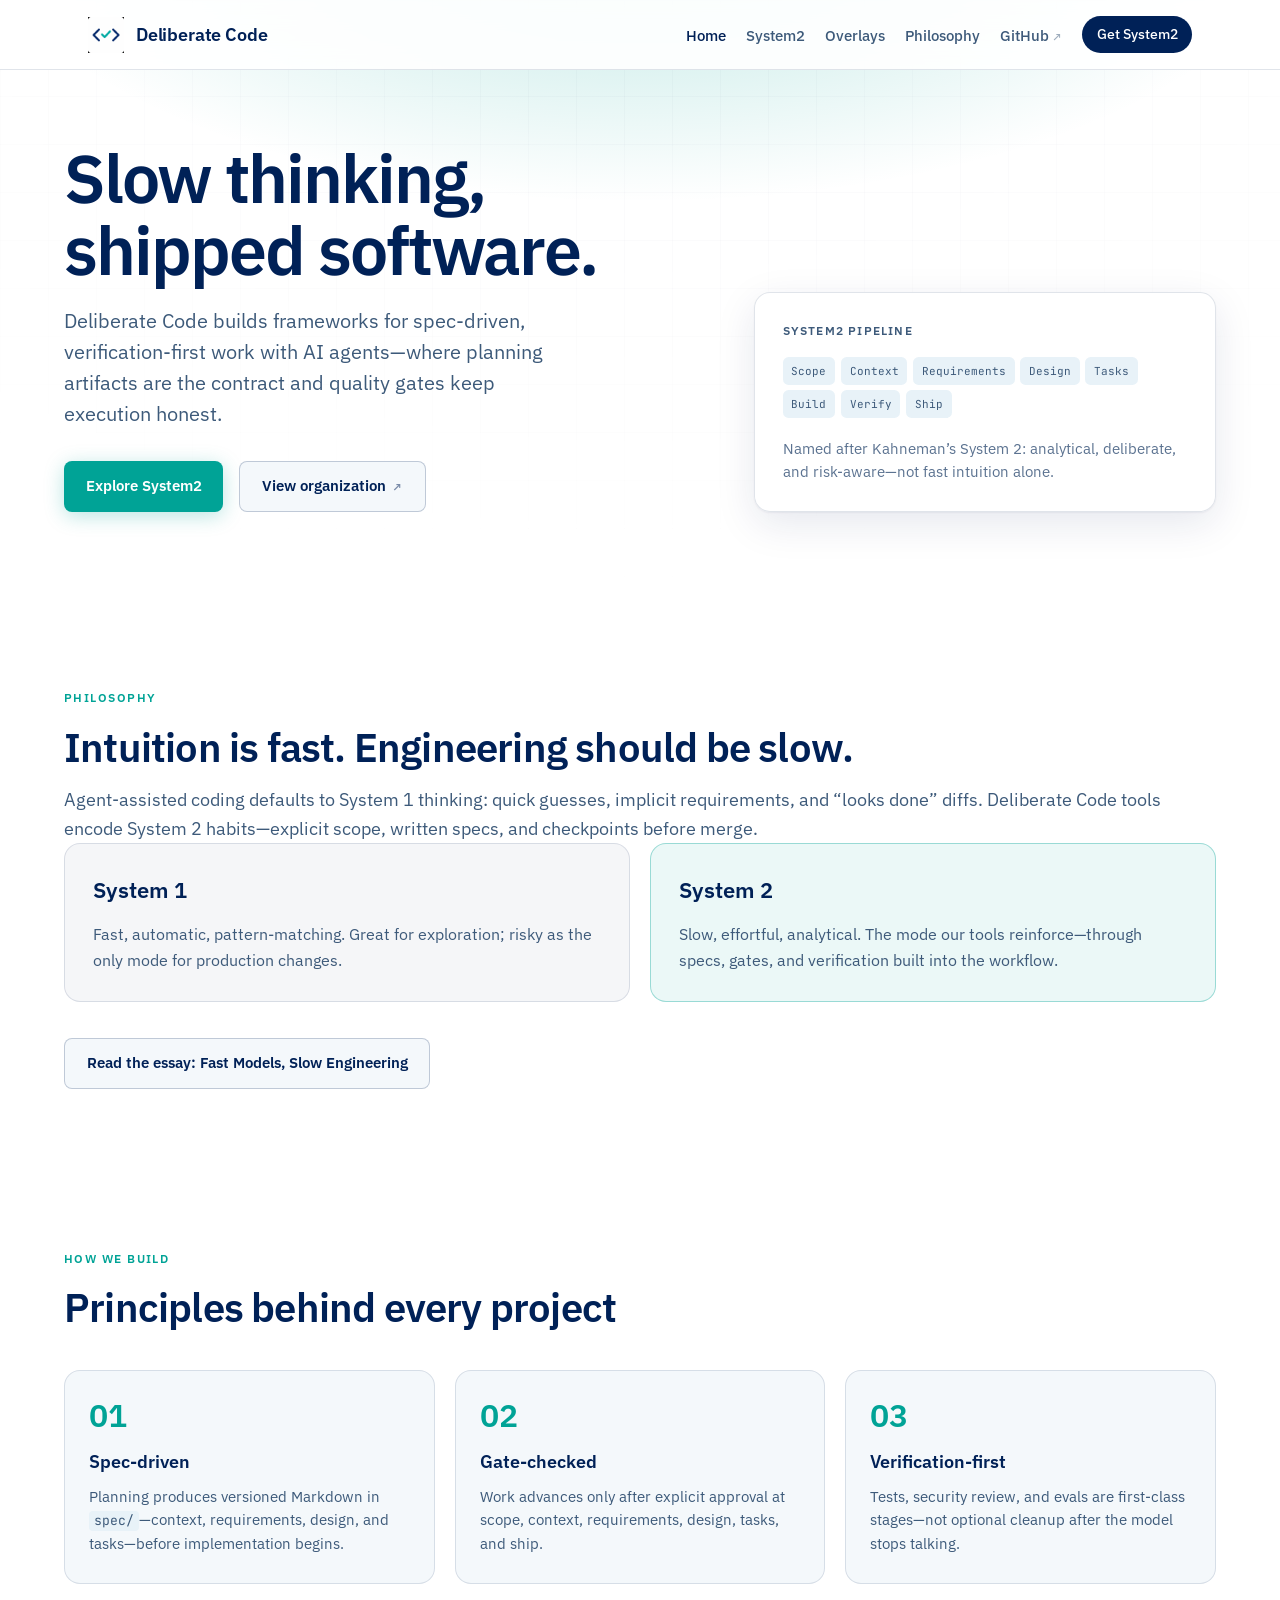
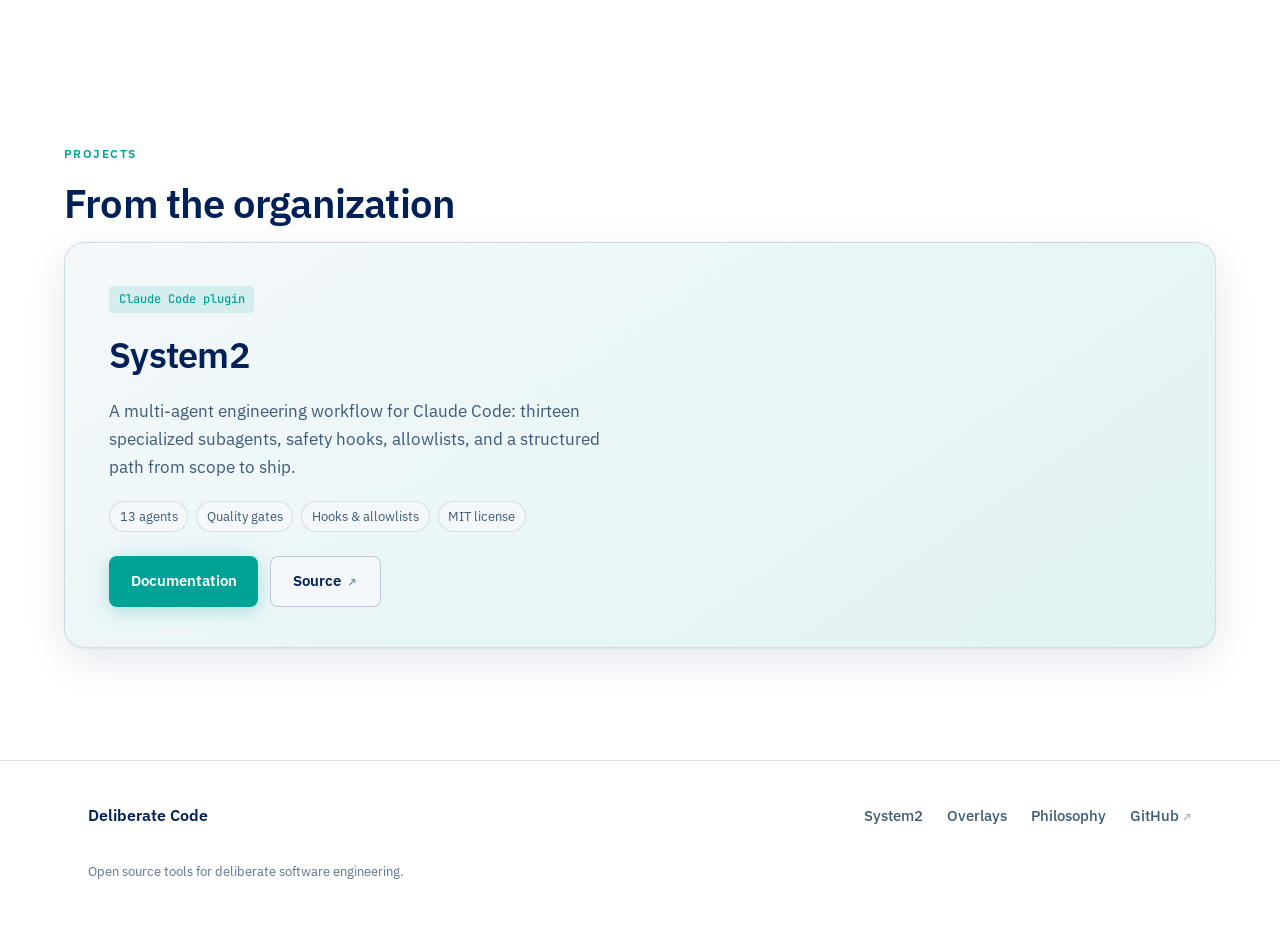
<file: index.html>
<!DOCTYPE html>
<html lang="en">
  <head>
    <meta charset="utf-8" />
    <meta name="viewport" content="width=device-width, initial-scale=1" />
    <title>Deliberate Code</title>
    <meta
      name="description"
      content="Open tools for deliberate, spec-driven software engineering with AI agents."
    />
    <meta property="og:title" content="Deliberate Code" />
    <meta
      property="og:description"
      content="Open tools for deliberate, spec-driven software engineering with AI agents."
    />
    <meta property="og:type" content="website" />
    <meta property="og:url" content="https://deliberatecode.github.io/" />
    <meta property="og:image" content="https://deliberatecode.github.io/assets/apple-touch-icon.png" />
    <link rel="icon" href="assets/favicon-96.png" type="image/png" />
    <link rel="apple-touch-icon" href="assets/apple-touch-icon.png" />
    <link rel="preconnect" href="https://fonts.googleapis.com" />
    <link rel="preconnect" href="https://fonts.gstatic.com" crossorigin />
    <link
      href="https://fonts.googleapis.com/css2?family=IBM+Plex+Sans:wght@400;500;600&family=JetBrains+Mono:wght@400;500&display=swap"
      rel="stylesheet"
    />
    <link rel="stylesheet" href="css/site.css" />
    <script src="js/site.js" defer></script>
  </head>
  <body>
    <a class="skip-link" href="#main">Skip to content</a>

    <header class="site-header">
      <div class="header-inner">
        <a class="brand" href="/">
          <img
            class="brand-mark"
            src="assets/favicon-96.png"
            width="36"
            height="36"
            alt=""
          />
          <span class="brand-text">Deliberate Code</span>
        </a>
        <nav class="site-nav" data-site-nav aria-label="Site"></nav>
      </div>
    </header>

    <main id="main">
      <section class="hero wrap">
        <div class="hero-inner">
          <div>
            <h1>Slow thinking, shipped software.</h1>
            <p class="hero-lede">
              Deliberate Code builds frameworks for spec-driven, verification-first
              work with AI agents—where planning artifacts are the contract and
              quality gates keep execution honest.
            </p>
            <div class="hero-actions">
              <a class="btn btn-primary" href="system2/">Explore System2</a>
              <a
                class="btn btn-secondary external"
                href="https://github.com/DeliberateCode"
                target="_blank"
                rel="noopener noreferrer"
                >View organization</a
              >
            </div>
          </div>
          <aside class="hero-aside" aria-label="System2 workflow summary">
            <h2>System2 pipeline</h2>
            <ul class="pipeline-mini">
              <li>Scope</li>
              <li>Context</li>
              <li>Requirements</li>
              <li>Design</li>
              <li>Tasks</li>
              <li>Build</li>
              <li>Verify</li>
              <li>Ship</li>
            </ul>
            <p>
              Named after Kahneman’s System&nbsp;2: analytical, deliberate, and
              risk-aware—not fast intuition alone.
            </p>
          </aside>
        </div>
      </section>

      <section class="section wrap" id="philosophy">
        <p class="section-label">Philosophy</p>
        <h2 class="section-title">Intuition is fast. Engineering should be slow.</h2>
        <p class="section-intro section-intro--full">
          Agent-assisted coding defaults to System&nbsp;1 thinking: quick guesses,
          implicit requirements, and “looks done” diffs. Deliberate Code tools
          encode System&nbsp;2 habits—explicit scope, written specs, and checkpoints
          before merge.
        </p>
        <div class="dual-grid">
          <article class="dual-card dual-card--fast">
            <h3>System 1</h3>
            <p>
              Fast, automatic, pattern-matching. Great for exploration; risky as
              the only mode for production changes.
            </p>
          </article>
          <article class="dual-card dual-card--slow">
            <h3>System 2</h3>
            <p>
              Slow, effortful, analytical. The mode our tools reinforce—through
              specs, gates, and verification built into the workflow.
            </p>
          </article>
        </div>
        <div class="hero-actions" style="margin-top: 2.25rem">
          <a class="btn btn-secondary" href="philosophy/"
            >Read the essay: Fast Models, Slow Engineering</a
          >
        </div>
      </section>

      <section class="section wrap">
        <p class="section-label">How we build</p>
        <h2 class="section-title">Principles behind every project</h2>
        <div class="principles-grid">
          <article class="principle">
            <span class="principle-num">01</span>
            <h3>Spec-driven</h3>
            <p>
              Planning produces versioned Markdown in <code>spec/</code>—context,
              requirements, design, and tasks—before implementation begins.
            </p>
          </article>
          <article class="principle">
            <span class="principle-num">02</span>
            <h3>Gate-checked</h3>
            <p>
              Work advances only after explicit approval at scope, context,
              requirements, design, tasks, and ship.
            </p>
          </article>
          <article class="principle">
            <span class="principle-num">03</span>
            <h3>Verification-first</h3>
            <p>
              Tests, security review, and evals are first-class stages—not
              optional cleanup after the model stops talking.
            </p>
          </article>
        </div>
      </section>

      <section class="section wrap">
        <p class="section-label">Projects</p>
        <h2 class="section-title">From the organization</h2>
        <article class="product-featured">
          <div>
            <span class="product-badge">Claude Code plugin</span>
            <h3>System2</h3>
            <p>
              A multi-agent engineering workflow for Claude Code: thirteen
              specialized subagents, safety hooks, allowlists, and a structured
              path from scope to ship.
            </p>
            <div class="tag-row">
              <span class="tag">13 agents</span>
              <span class="tag">Quality gates</span>
              <span class="tag">Hooks &amp; allowlists</span>
              <span class="tag">MIT license</span>
            </div>
            <div class="product-actions">
              <a class="btn btn-primary" href="system2/">Documentation</a>
              <a
                class="btn btn-secondary external"
                href="https://github.com/DeliberateCode/System2"
                target="_blank"
                rel="noopener noreferrer"
                >Source</a
              >
            </div>
          </div>
        </article>
      </section>
    </main>

    <footer class="site-footer">
      <div class="wrap footer-inner">
        <span class="footer-brand">Deliberate Code</span>
        <ul class="footer-links">
          <li><a href="/system2/">System2</a></li>
          <li><a href="/overlays/">Overlays</a></li>
          <li><a href="/philosophy/">Philosophy</a></li>
          <li>
            <a
              class="external"
              href="https://github.com/DeliberateCode"
              target="_blank"
              rel="noopener noreferrer"
              >GitHub</a
            >
          </li>
        </ul>
        <p class="footer-meta">
          Open source tools for deliberate software engineering.
        </p>
      </div>
    </footer>
  </body>
</html>
</file>
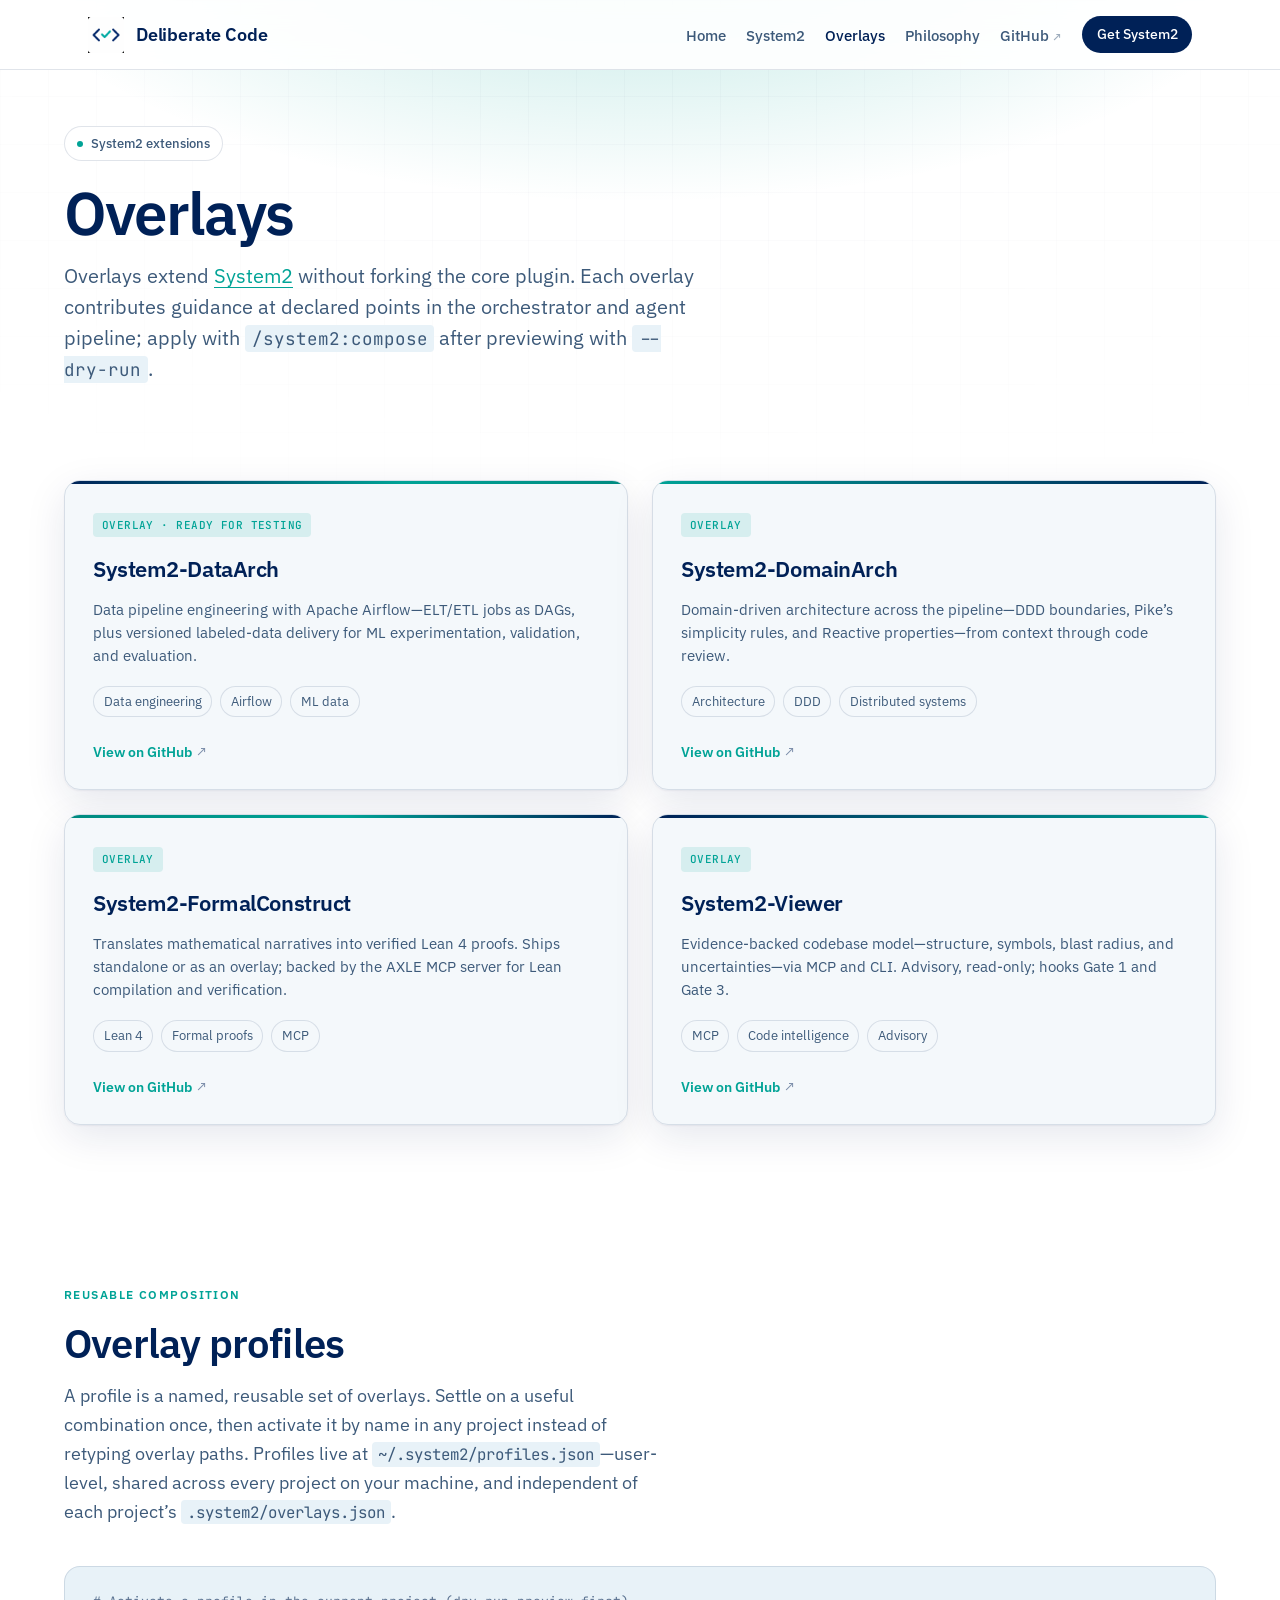
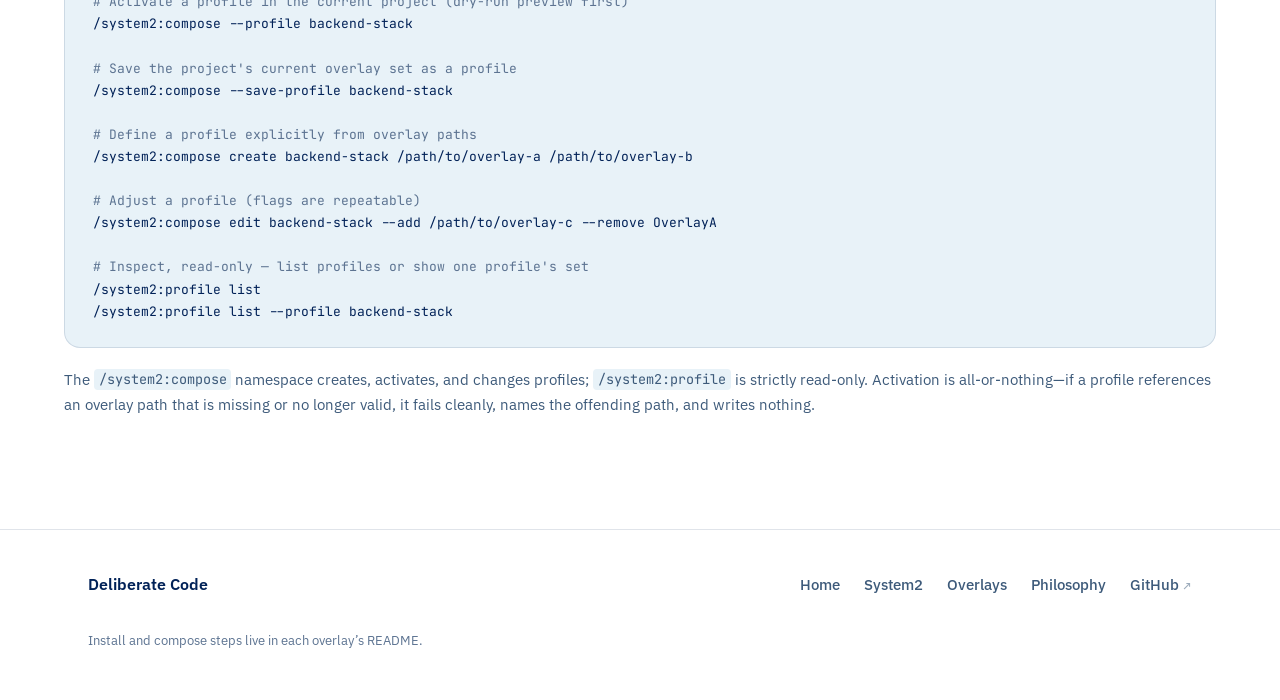
<file: overlays/index.html>
<!DOCTYPE html>
<html lang="en">
  <head>
    <meta charset="utf-8" />
    <meta name="viewport" content="width=device-width, initial-scale=1" />
    <title>Overlays — Deliberate Code</title>
    <meta
      name="description"
      content="System2 overlay library: extensions that inject domain guidance into the multi-agent pipeline."
    />
    <meta property="og:title" content="Overlays — Deliberate Code" />
    <meta
      property="og:description"
      content="System2 overlay library: extensions that inject domain guidance into the multi-agent pipeline."
    />
    <meta property="og:type" content="website" />
    <meta
      property="og:url"
      content="https://deliberatecode.github.io/overlays/"
    />
    <meta
      property="og:image"
      content="https://deliberatecode.github.io/assets/apple-touch-icon.png"
    />
    <link rel="icon" href="../assets/favicon-96.png" type="image/png" />
    <link rel="apple-touch-icon" href="../assets/apple-touch-icon.png" />
    <link rel="preconnect" href="https://fonts.googleapis.com" />
    <link rel="preconnect" href="https://fonts.gstatic.com" crossorigin />
    <link
      href="https://fonts.googleapis.com/css2?family=IBM+Plex+Sans:wght@400;500;600&family=JetBrains+Mono:wght@400;500&display=swap"
      rel="stylesheet"
    />
    <link rel="stylesheet" href="../css/site.css" />
    <script src="../js/site.js" defer></script>
  </head>
  <body>
    <a class="skip-link" href="#main">Skip to content</a>

    <header class="site-header">
      <div class="header-inner">
        <a class="brand" href="/">
          <img
            class="brand-mark"
            src="../assets/favicon-96.png"
            width="36"
            height="36"
            alt=""
          />
          <span class="brand-text">Deliberate Code</span>
        </a>
        <nav class="site-nav" data-site-nav aria-label="Site"></nav>
      </div>
    </header>

    <main id="main">
      <section class="page-hero wrap">
        <p class="hero-eyebrow">System2 extensions</p>
        <h1>Overlays</h1>
        <p class="hero-lede section-intro--full">
          Overlays extend <a href="/system2/">System2</a> without forking the
          core plugin. Each overlay contributes guidance at declared points in
          the orchestrator and agent pipeline; apply with
          <code>/system2:compose</code> after previewing with
          <code>--dry-run</code>.
        </p>
      </section>

      <section class="section wrap overlay-grid-section">
        <div class="overlay-grid">
          <article class="overlay-card overlay-card--dataarch">
            <a
              class="overlay-card-link external"
              href="https://github.com/DeliberateCode/System2-DataArch"
              target="_blank"
              rel="noopener noreferrer"
            >
              <span class="overlay-card-accent" aria-hidden="true"></span>
              <span class="overlay-card-badge">overlay · ready for testing</span>
              <h2 class="overlay-card-title">System2-DataArch</h2>
              <p class="overlay-card-desc">
                Data pipeline engineering with Apache Airflow—ELT/ETL jobs as
                DAGs, plus versioned labeled-data delivery for ML
                experimentation, validation, and evaluation.
              </p>
              <div class="tag-row overlay-card-tags">
                <span class="tag">Data engineering</span>
                <span class="tag">Airflow</span>
                <span class="tag">ML data</span>
              </div>
              <span class="overlay-card-cta">View on GitHub</span>
            </a>
          </article>

          <article class="overlay-card overlay-card--domainarch">
            <a
              class="overlay-card-link external"
              href="https://github.com/DeliberateCode/System2-DomainArch"
              target="_blank"
              rel="noopener noreferrer"
            >
              <span class="overlay-card-accent" aria-hidden="true"></span>
              <span class="overlay-card-badge">overlay</span>
              <h2 class="overlay-card-title">System2-DomainArch</h2>
              <p class="overlay-card-desc">
                Domain-driven architecture across the pipeline—DDD boundaries,
                Pike’s simplicity rules, and Reactive properties—from context
                through code review.
              </p>
              <div class="tag-row overlay-card-tags">
                <span class="tag">Architecture</span>
                <span class="tag">DDD</span>
                <span class="tag">Distributed systems</span>
              </div>
              <span class="overlay-card-cta">View on GitHub</span>
            </a>
          </article>

          <article class="overlay-card overlay-card--formalconstruct">
            <a
              class="overlay-card-link external"
              href="https://github.com/DeliberateCode/System2-FormalConstruct"
              target="_blank"
              rel="noopener noreferrer"
            >
              <span class="overlay-card-accent" aria-hidden="true"></span>
              <span class="overlay-card-badge">overlay</span>
              <h2 class="overlay-card-title">System2-FormalConstruct</h2>
              <p class="overlay-card-desc">
                Translates mathematical narratives into verified Lean&nbsp;4
                proofs. Ships standalone or as an overlay; backed by the AXLE
                MCP server for Lean compilation and verification.
              </p>
              <div class="tag-row overlay-card-tags">
                <span class="tag">Lean 4</span>
                <span class="tag">Formal proofs</span>
                <span class="tag">MCP</span>
              </div>
              <span class="overlay-card-cta">View on GitHub</span>
            </a>
          </article>

          <article class="overlay-card overlay-card--viewer">
            <a
              class="overlay-card-link external"
              href="https://github.com/DeliberateCode/System2-Viewer"
              target="_blank"
              rel="noopener noreferrer"
            >
              <span class="overlay-card-accent" aria-hidden="true"></span>
              <span class="overlay-card-badge">overlay</span>
              <h2 class="overlay-card-title">System2-Viewer</h2>
              <p class="overlay-card-desc">
                Evidence-backed codebase model—structure, symbols, blast radius,
                and uncertainties—via MCP and CLI. Advisory, read-only;
                hooks Gate&nbsp;1 and Gate&nbsp;3.
              </p>
              <div class="tag-row overlay-card-tags">
                <span class="tag">MCP</span>
                <span class="tag">Code intelligence</span>
                <span class="tag">Advisory</span>
              </div>
              <span class="overlay-card-cta">View on GitHub</span>
            </a>
          </article>
        </div>
      </section>

      <section class="section wrap" id="profiles">
        <p class="section-label">Reusable composition</p>
        <h2 class="section-title">Overlay profiles</h2>
        <p class="section-intro">
          A profile is a named, reusable set of overlays. Settle on a useful
          combination once, then activate it by name in any project instead of
          retyping overlay paths. Profiles live at
          <code>~/.system2/profiles.json</code>—user-level, shared across every
          project on your machine, and independent of each project’s
          <code>.system2/overlays.json</code>.
        </p>

        <div class="spec-panel" aria-label="Overlay profile commands">
          <pre><span class="comment"># Activate a profile in the current project (dry-run preview first)</span>
/system2:compose --profile backend-stack

<span class="comment"># Save the project's current overlay set as a profile</span>
/system2:compose --save-profile backend-stack

<span class="comment"># Define a profile explicitly from overlay paths</span>
/system2:compose create backend-stack /path/to/overlay-a /path/to/overlay-b

<span class="comment"># Adjust a profile (flags are repeatable)</span>
/system2:compose edit backend-stack --add /path/to/overlay-c --remove OverlayA

<span class="comment"># Inspect, read-only — list profiles or show one profile's set</span>
/system2:profile list
/system2:profile list --profile backend-stack</pre>
        </div>

        <p class="install-note">
          The <code>/system2:compose</code> namespace creates, activates, and
          changes profiles; <code>/system2:profile</code> is strictly read-only.
          Activation is all-or-nothing—if a profile references an overlay path
          that is missing or no longer valid, it fails cleanly, names the
          offending path, and writes nothing.
        </p>
      </section>
    </main>

    <footer class="site-footer">
      <div class="wrap footer-inner">
        <span class="footer-brand">Deliberate Code</span>
        <ul class="footer-links">
          <li><a href="/">Home</a></li>
          <li><a href="/system2/">System2</a></li>
          <li><a href="/overlays/">Overlays</a></li>
          <li><a href="/philosophy/">Philosophy</a></li>
          <li>
            <a
              class="external"
              href="https://github.com/DeliberateCode"
              target="_blank"
              rel="noopener noreferrer"
              >GitHub</a
            >
          </li>
        </ul>
        <p class="footer-meta">
          Install and compose steps live in each overlay’s README.
        </p>
      </div>
    </footer>
  </body>
</html>
</file>
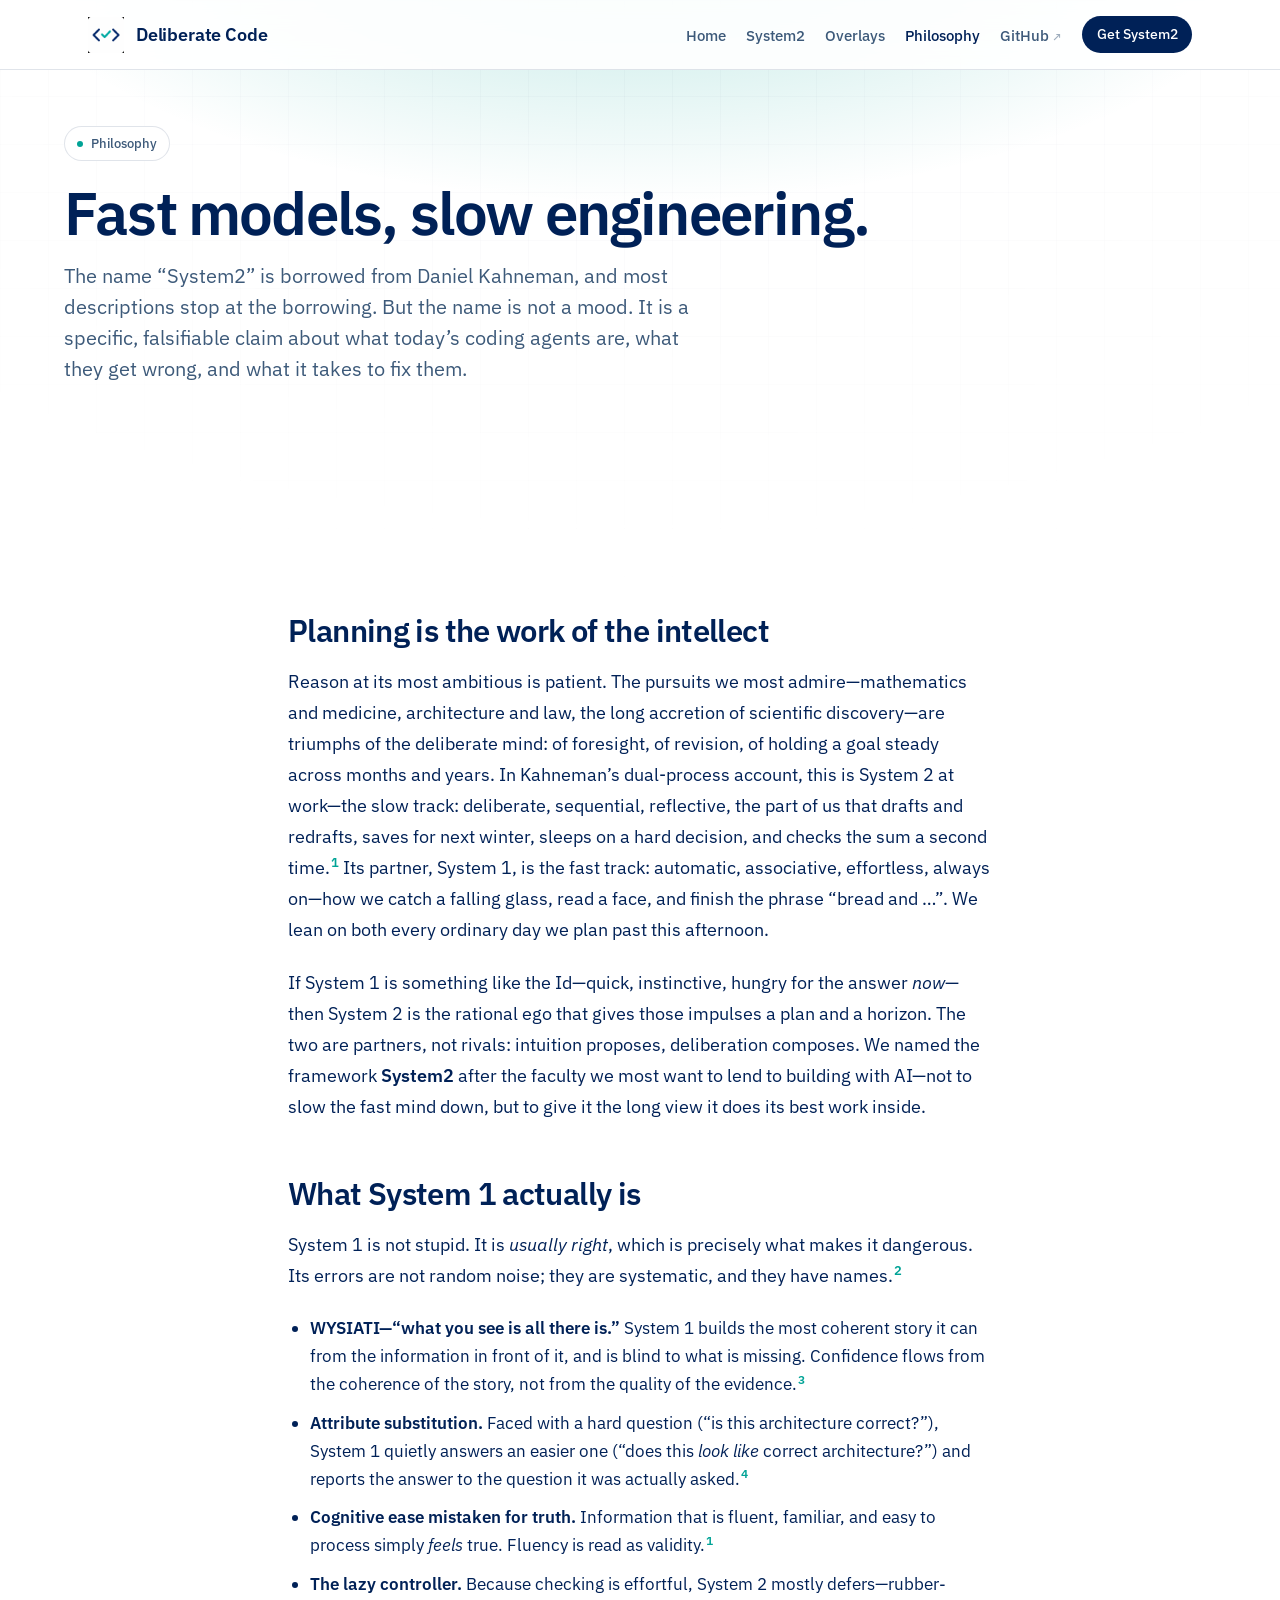
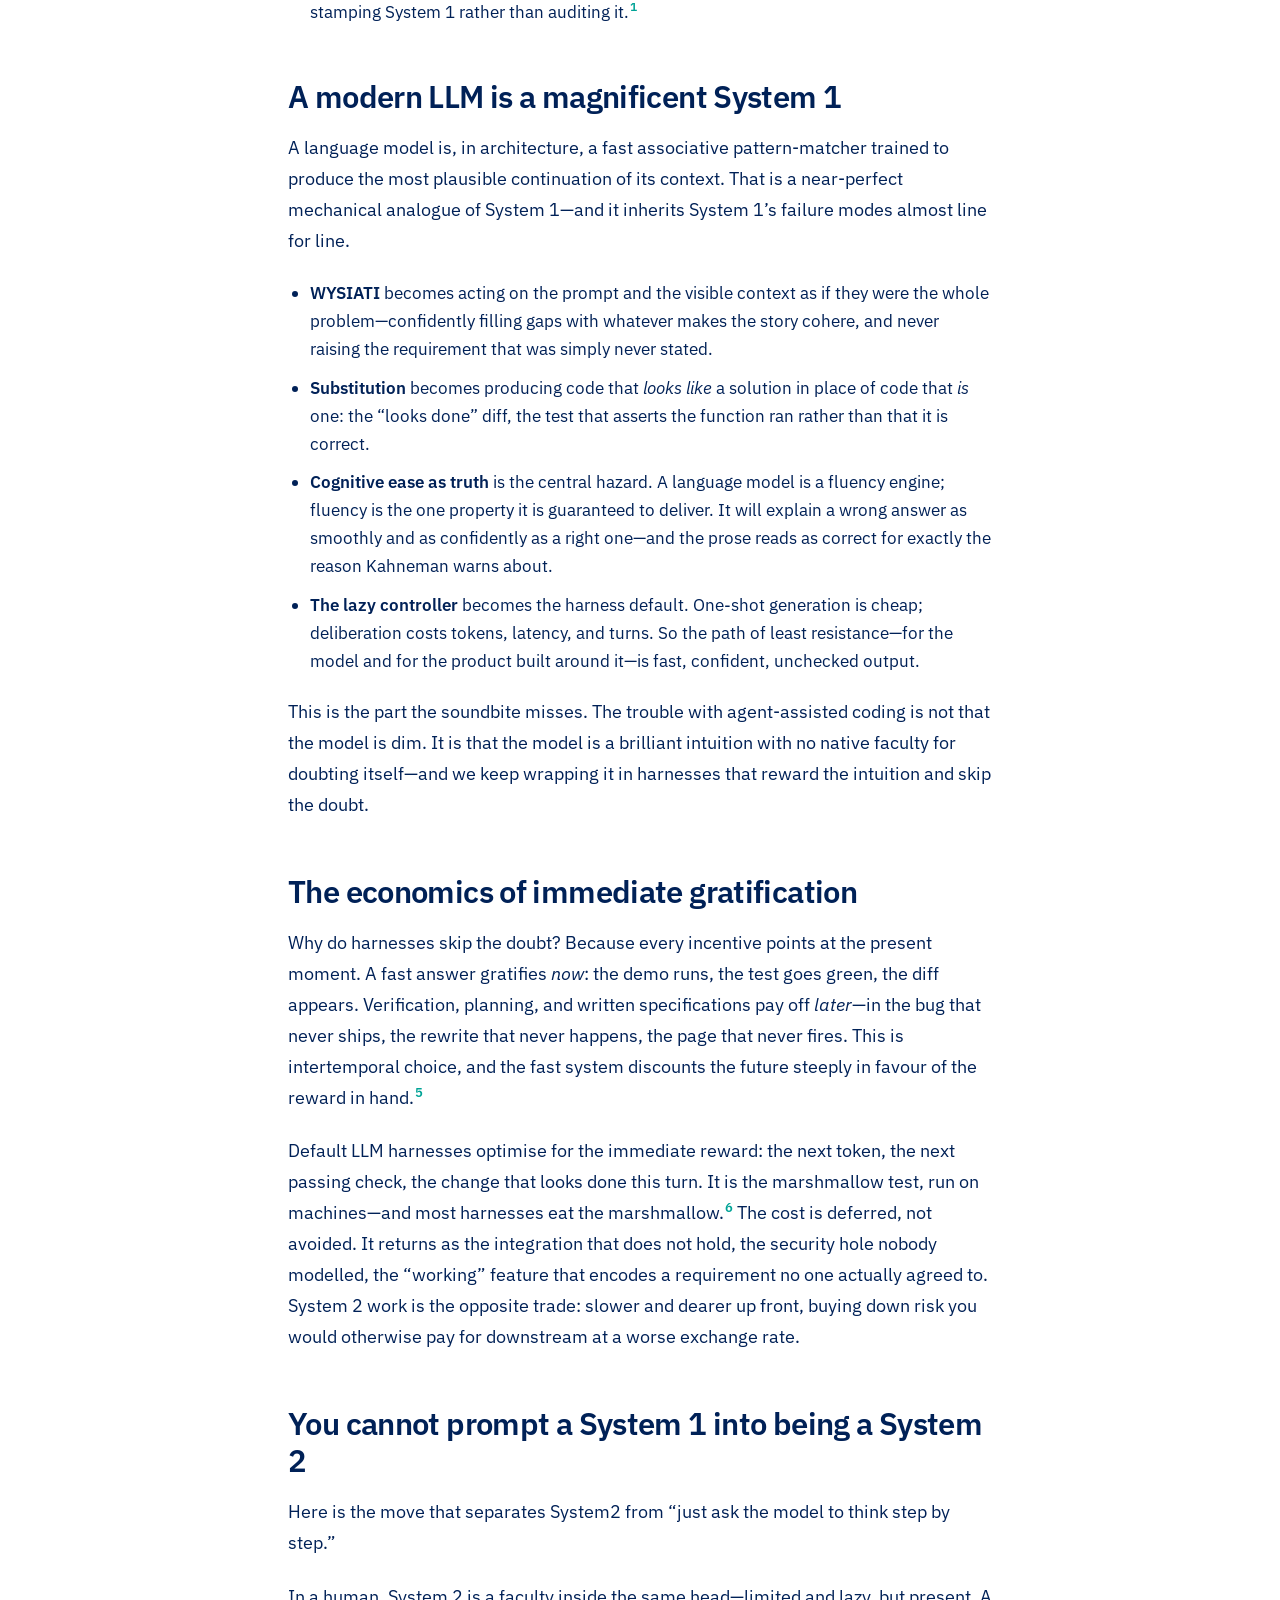
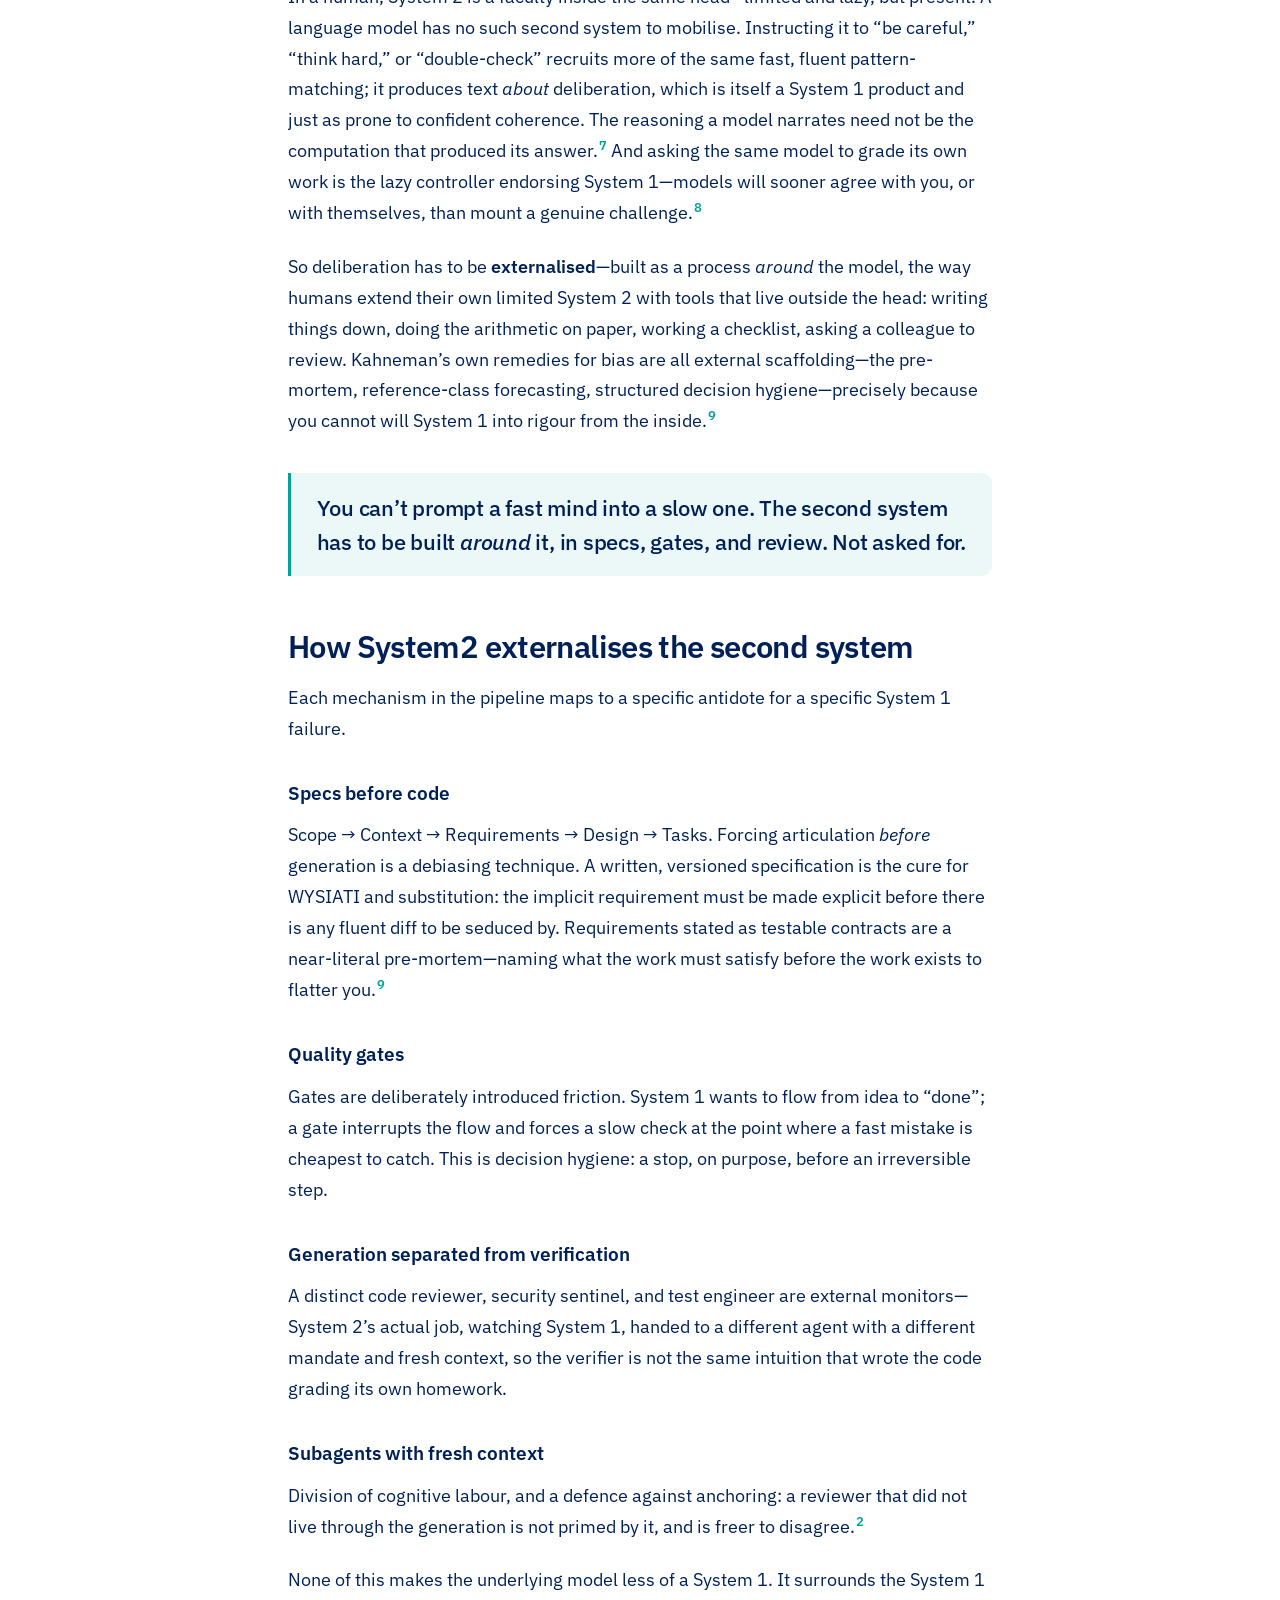
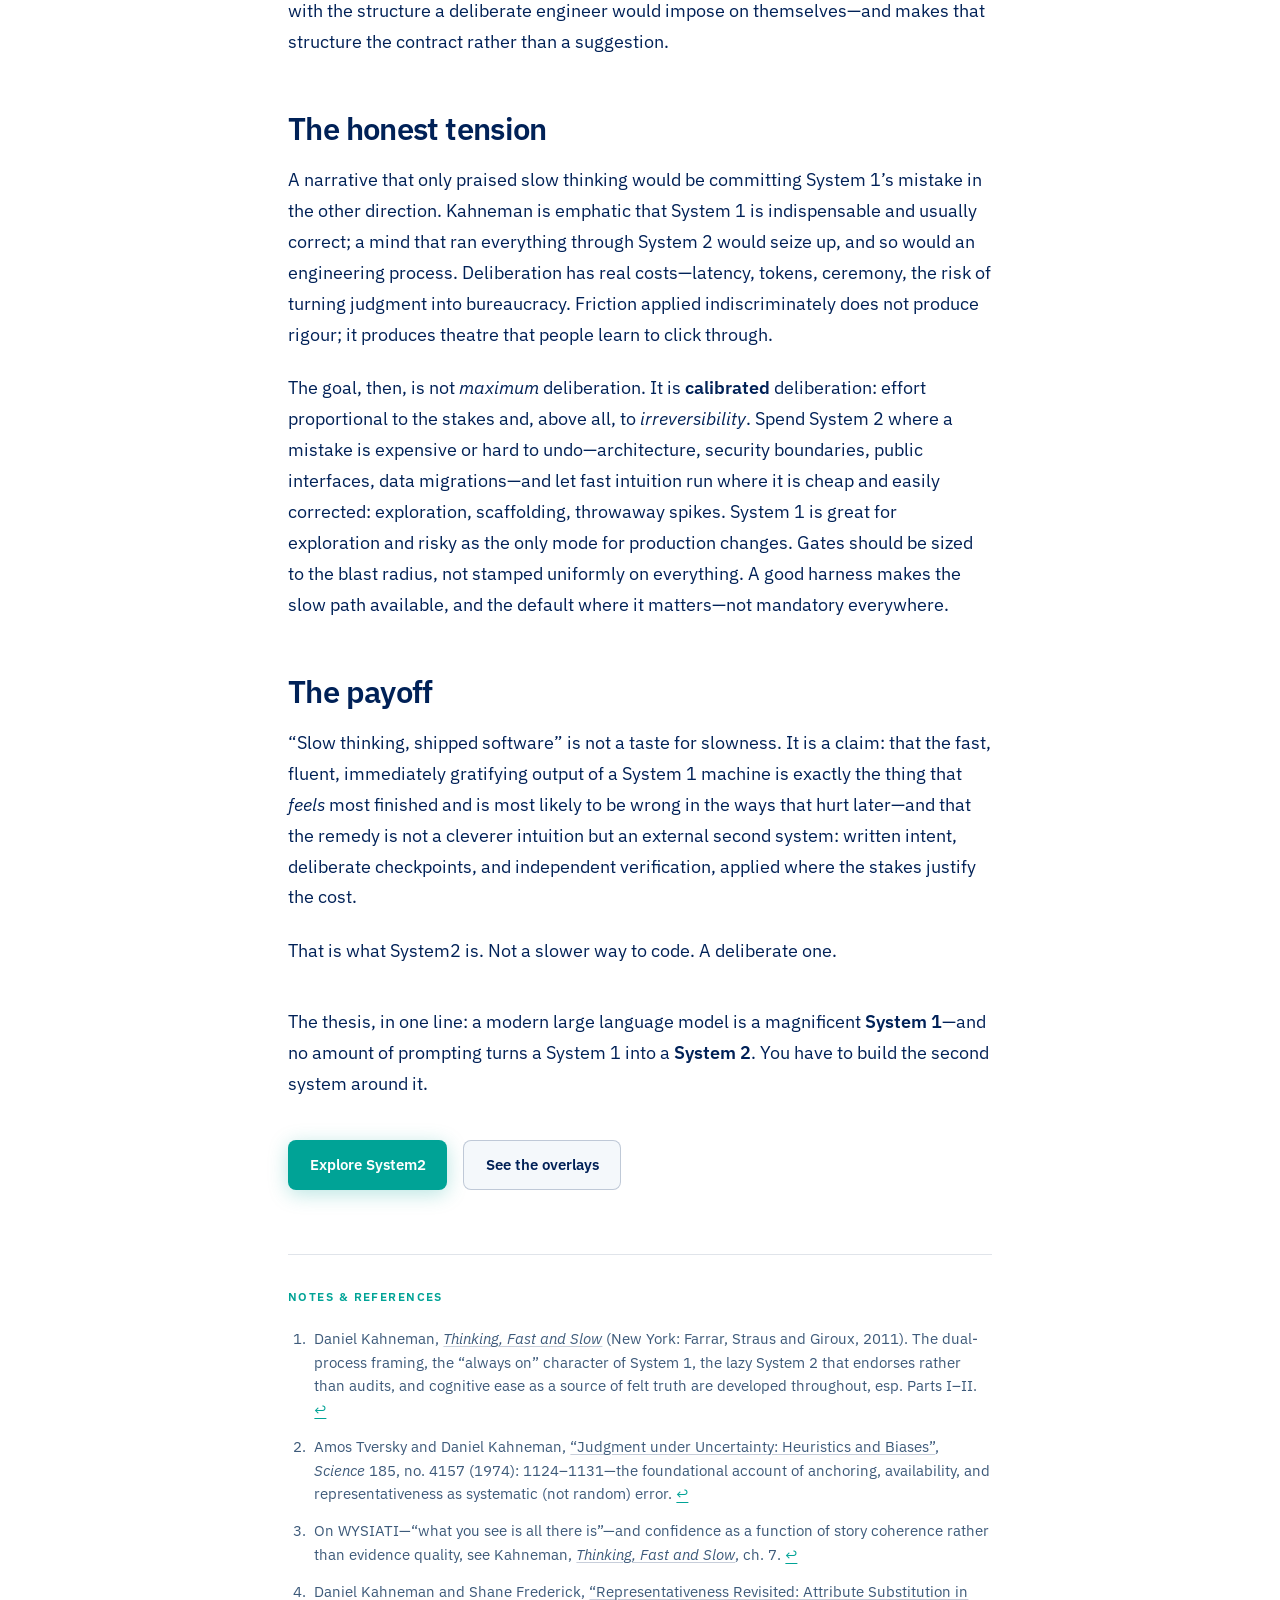
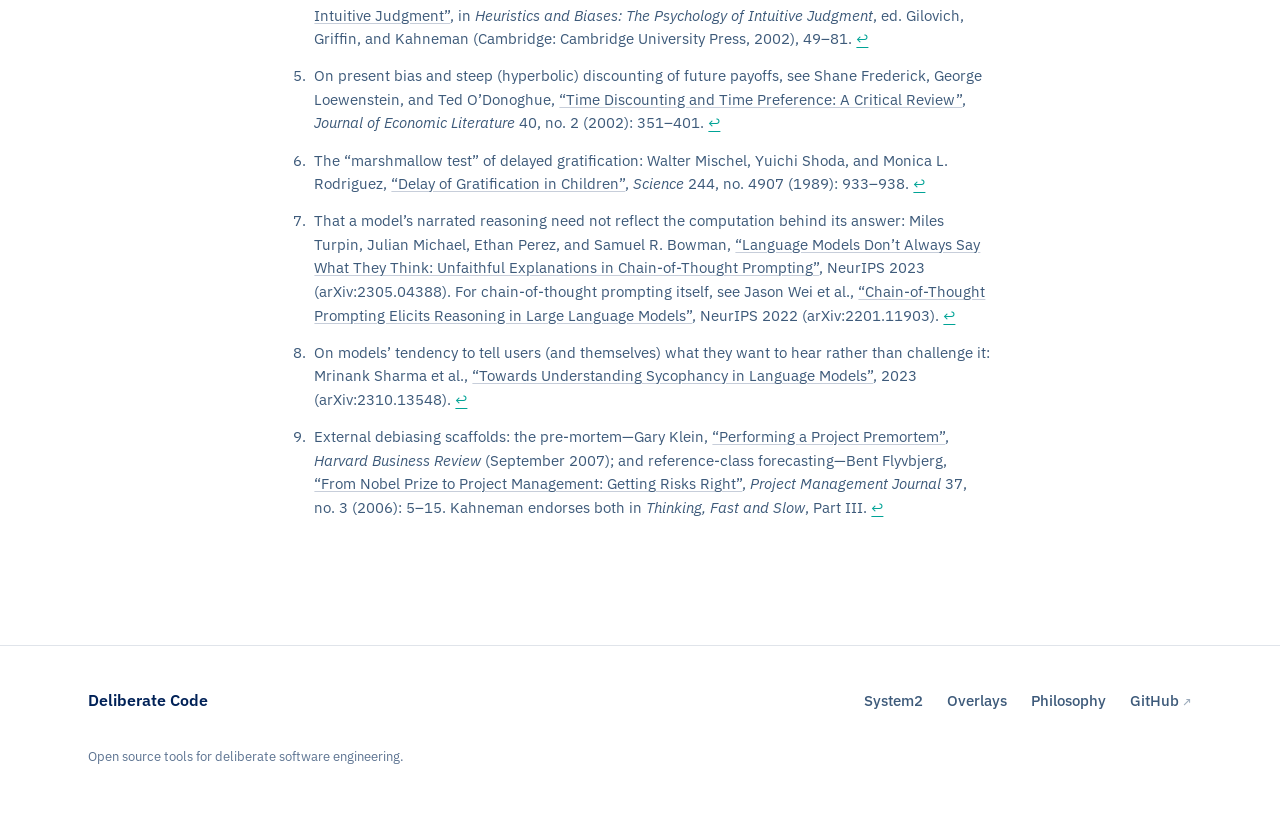
<file: philosophy/index.html>
<!DOCTYPE html>
<html lang="en">
  <head>
    <meta charset="utf-8" />
    <meta name="viewport" content="width=device-width, initial-scale=1" />
    <title>Fast Models, Slow Engineering — Deliberate Code</title>
    <meta
      name="description"
      content="Why we named it System2: a modern LLM is a magnificent System 1, and you cannot prompt it into being a System 2. You have to build the second system around it."
    />
    <meta
      property="og:title"
      content="Fast Models, Slow Engineering — Deliberate Code"
    />
    <meta
      property="og:description"
      content="A modern LLM is a magnificent System 1, and you cannot prompt it into being a System 2. You have to build the second system around it."
    />
    <meta property="og:type" content="article" />
    <meta
      property="og:url"
      content="https://deliberatecode.github.io/philosophy/"
    />
    <meta property="og:image" content="https://deliberatecode.github.io/assets/apple-touch-icon.png" />
    <link rel="icon" href="../assets/favicon-96.png" type="image/png" />
    <link rel="apple-touch-icon" href="../assets/apple-touch-icon.png" />
    <link rel="preconnect" href="https://fonts.googleapis.com" />
    <link rel="preconnect" href="https://fonts.gstatic.com" crossorigin />
    <link
      href="https://fonts.googleapis.com/css2?family=IBM+Plex+Sans:wght@400;500;600&family=JetBrains+Mono:wght@400;500&display=swap"
      rel="stylesheet"
    />
    <link rel="stylesheet" href="../css/site.css" />
    <script src="../js/site.js" defer></script>
  </head>
  <body>
    <a class="skip-link" href="#main">Skip to content</a>

    <header class="site-header">
      <div class="header-inner">
        <a class="brand" href="/">
          <img
            class="brand-mark"
            src="../assets/favicon-96.png"
            width="36"
            height="36"
            alt=""
          />
          <span class="brand-text">Deliberate Code</span>
        </a>
        <nav class="site-nav" data-site-nav aria-label="Site"></nav>
      </div>
    </header>

    <main id="main">
      <section class="page-hero wrap">
        <p class="hero-eyebrow">Philosophy</p>
        <h1>Fast models, slow engineering.</h1>
        <p class="hero-lede">
          The name “System2” is borrowed from Daniel Kahneman, and most
          descriptions stop at the borrowing. But the name is not a mood. It is a
          specific, falsifiable claim about what today’s coding agents are, what
          they get wrong, and what it takes to fix them.
        </p>
      </section>

      <article class="section wrap">
        <div class="essay">
          <h2>Planning is the work of the intellect</h2>
          <p>
            Reason at its most ambitious is patient. The pursuits we most
            admire—mathematics and medicine, architecture and law, the long
            accretion of scientific discovery—are triumphs of the deliberate mind:
            of foresight, of revision, of holding a goal steady across months and
            years. In Kahneman’s dual-process account, this is System&nbsp;2 at
            work—the slow track: deliberate, sequential, reflective, the part of us
            that drafts and redrafts, saves for next winter, sleeps on a hard
            decision, and checks the sum a second time.<span class="fn-ref" id="fnref-1"><a href="#fn-1">1</a></span>
            Its partner, System&nbsp;1, is the fast track: automatic, associative,
            effortless, always on—how we catch a falling glass, read a face, and
            finish the phrase “bread and&nbsp;…”. We lean on both every ordinary day
            we plan past this afternoon.
          </p>
          <p>
            If System&nbsp;1 is something like the Id—quick, instinctive, hungry
            for the answer <em>now</em>—then System&nbsp;2 is the rational ego that
            gives those impulses a plan and a horizon. The two are partners, not
            rivals: intuition proposes, deliberation composes. We named the
            framework <strong>System2</strong> after the faculty we most want to
            lend to building with AI—not to slow the fast mind down, but to give it
            the long view it does its best work inside.
          </p>

          <h2>What System 1 actually is</h2>
          <p>
            System&nbsp;1 is not stupid. It is <em>usually right</em>, which is
            precisely what makes it dangerous. Its errors are not random noise;
            they are systematic, and they have names.<span class="fn-ref" id="fnref-2"><a href="#fn-2">2</a></span>
          </p>
          <ul>
            <li>
              <strong>WYSIATI—“what you see is all there is.”</strong> System&nbsp;1
              builds the most coherent story it can from the information in front
              of it, and is blind to what is missing. Confidence flows from the
              coherence of the story, not from the quality of the evidence.<span class="fn-ref" id="fnref-3"><a href="#fn-3">3</a></span>
            </li>
            <li>
              <strong>Attribute substitution.</strong> Faced with a hard question
              (“is this architecture correct?”), System&nbsp;1 quietly answers an
              easier one (“does this <em>look like</em> correct architecture?”)
              and reports the answer to the question it was actually asked.<span class="fn-ref" id="fnref-4"><a href="#fn-4">4</a></span>
            </li>
            <li>
              <strong>Cognitive ease mistaken for truth.</strong> Information that
              is fluent, familiar, and easy to process simply <em>feels</em> true.
              Fluency is read as validity.<span class="fn-ref" id="fnref-1b"><a href="#fn-1">1</a></span>
            </li>
            <li>
              <strong>The lazy controller.</strong> Because checking is effortful,
              System&nbsp;2 mostly defers—rubber-stamping System&nbsp;1 rather than
              auditing it.<span class="fn-ref" id="fnref-1c"><a href="#fn-1">1</a></span>
            </li>
          </ul>

          <h2>A modern LLM is a magnificent System 1</h2>
          <p>
            A language model is, in architecture, a fast associative
            pattern-matcher trained to produce the most plausible continuation of
            its context. That is a near-perfect mechanical analogue of
            System&nbsp;1—and it inherits System&nbsp;1’s failure modes almost line
            for line.
          </p>
          <ul>
            <li>
              <strong>WYSIATI</strong> becomes acting on the prompt and the
              visible context as if they were the whole problem—confidently
              filling gaps with whatever makes the story cohere, and never raising
              the requirement that was simply never stated.
            </li>
            <li>
              <strong>Substitution</strong> becomes producing code that
              <em>looks like</em> a solution in place of code that <em>is</em> one:
              the “looks done” diff, the test that asserts the function ran rather
              than that it is correct.
            </li>
            <li>
              <strong>Cognitive ease as truth</strong> is the central hazard. A
              language model is a fluency engine; fluency is the one property it is
              guaranteed to deliver. It will explain a wrong answer as smoothly and
              as confidently as a right one—and the prose reads as correct for
              exactly the reason Kahneman warns about.
            </li>
            <li>
              <strong>The lazy controller</strong> becomes the harness default.
              One-shot generation is cheap; deliberation costs tokens, latency, and
              turns. So the path of least resistance—for the model and for the
              product built around it—is fast, confident, unchecked output.
            </li>
          </ul>
          <p>
            This is the part the soundbite misses. The trouble with
            agent-assisted coding is not that the model is dim. It is that the
            model is a brilliant intuition with no native faculty for doubting
            itself—and we keep wrapping it in harnesses that reward the intuition
            and skip the doubt.
          </p>

          <h2>The economics of immediate gratification</h2>
          <p>
            Why do harnesses skip the doubt? Because every incentive points at the
            present moment. A fast answer gratifies <em>now</em>: the demo runs,
            the test goes green, the diff appears. Verification, planning, and
            written specifications pay off <em>later</em>—in the bug that never
            ships, the rewrite that never happens, the page that never fires. This
            is intertemporal choice, and the fast system discounts the future
            steeply in favour of the reward in hand.<span class="fn-ref" id="fnref-5"><a href="#fn-5">5</a></span>
          </p>
          <p>
            Default LLM harnesses optimise for the immediate reward: the next
            token, the next passing check, the change that looks done this turn. It
            is the marshmallow test, run on machines—and most harnesses eat the
            marshmallow.<span class="fn-ref" id="fnref-6"><a href="#fn-6">6</a></span>
            The cost is deferred, not avoided. It returns as the integration that
            does not hold, the security hole nobody modelled, the “working” feature
            that encodes a requirement no one actually agreed to. System&nbsp;2 work
            is the opposite trade: slower and dearer up front, buying down risk you
            would otherwise pay for downstream at a worse exchange rate.
          </p>

          <h2>You cannot prompt a System 1 into being a System 2</h2>
          <p>
            Here is the move that separates System2 from “just ask the model to
            think step by step.”
          </p>
          <p>
            In a human, System&nbsp;2 is a faculty inside the same head—limited and
            lazy, but present. A language model has no such second system to
            mobilise. Instructing it to “be careful,” “think hard,” or
            “double-check” recruits more of the same fast, fluent
            pattern-matching; it produces text <em>about</em> deliberation, which
            is itself a System&nbsp;1 product and just as prone to confident
            coherence. The reasoning a model narrates need not be the computation
            that produced its answer.<span class="fn-ref" id="fnref-7"><a href="#fn-7">7</a></span>
            And asking the same model to grade its own work is the lazy controller
            endorsing System&nbsp;1—models will sooner agree with you, or with
            themselves, than mount a genuine challenge.<span class="fn-ref" id="fnref-8"><a href="#fn-8">8</a></span>
          </p>
          <p>
            So deliberation has to be <strong>externalised</strong>—built as a
            process <em>around</em> the model, the way humans extend their own
            limited System&nbsp;2 with tools that live outside the head: writing
            things down, doing the arithmetic on paper, working a checklist, asking
            a colleague to review. Kahneman’s own remedies for bias are all
            external scaffolding—the pre-mortem, reference-class
            forecasting, structured decision hygiene—precisely because you cannot
            will System&nbsp;1 into rigour from the inside.<span class="fn-ref" id="fnref-9"><a href="#fn-9">9</a></span>
          </p>
          <blockquote>
            You can’t prompt a fast mind into a slow one. The second system has to
            be built <em>around</em> it, in specs, gates, and review. Not asked for.
          </blockquote>

          <h2>How System2 externalises the second system</h2>
          <p>
            Each mechanism in the pipeline maps to a specific antidote for a
            specific System&nbsp;1 failure.
          </p>
          <h3>Specs before code</h3>
          <p>
            Scope → Context → Requirements → Design → Tasks. Forcing articulation
            <em>before</em> generation is a debiasing technique. A written,
            versioned specification is the cure for WYSIATI and substitution: the
            implicit requirement must be made explicit before there is any fluent
            diff to be seduced by. Requirements stated as testable contracts are a
            near-literal pre-mortem—naming what the work must satisfy before the
            work exists to flatter you.<span class="fn-ref" id="fnref-9b"><a href="#fn-9">9</a></span>
          </p>
          <h3>Quality gates</h3>
          <p>
            Gates are deliberately introduced friction. System&nbsp;1 wants to flow
            from idea to “done”; a gate interrupts the flow and forces a slow check
            at the point where a fast mistake is cheapest to catch. This is
            decision hygiene: a stop, on purpose, before an irreversible step.
          </p>
          <h3>Generation separated from verification</h3>
          <p>
            A distinct code reviewer, security sentinel, and test engineer are
            external monitors—System&nbsp;2’s actual job, watching System&nbsp;1,
            handed to a different agent with a different mandate and fresh context,
            so the verifier is not the same intuition that wrote the code grading
            its own homework.
          </p>
          <h3>Subagents with fresh context</h3>
          <p>
            Division of cognitive labour, and a defence against anchoring: a
            reviewer that did not live through the generation is not primed by it,
            and is freer to disagree.<span class="fn-ref" id="fnref-2b"><a href="#fn-2">2</a></span>
          </p>
          <p>
            None of this makes the underlying model less of a System&nbsp;1. It
            surrounds the System&nbsp;1 with the structure a deliberate engineer
            would impose on themselves—and makes that structure the contract rather
            than a suggestion.
          </p>

          <h2>The honest tension</h2>
          <p>
            A narrative that only praised slow thinking would be committing
            System&nbsp;1’s mistake in the other direction. Kahneman is emphatic
            that System&nbsp;1 is indispensable and usually correct; a mind that ran
            everything through System&nbsp;2 would seize up, and so would an
            engineering process. Deliberation has real costs—latency, tokens,
            ceremony, the risk of turning judgment into bureaucracy. Friction
            applied indiscriminately does not produce rigour; it produces theatre
            that people learn to click through.
          </p>
          <p>
            The goal, then, is not <em>maximum</em> deliberation. It is
            <strong>calibrated</strong> deliberation: effort proportional to the
            stakes and, above all, to <em>irreversibility</em>. Spend System&nbsp;2
            where a mistake is expensive or hard to undo—architecture, security
            boundaries, public interfaces, data migrations—and let fast intuition
            run where it is cheap and easily corrected: exploration, scaffolding,
            throwaway spikes. System&nbsp;1 is great for exploration and risky as
            the only mode for production changes. Gates should be sized to the blast
            radius, not stamped uniformly on everything. A good harness makes the
            slow path available, and the default where it matters—not mandatory
            everywhere.
          </p>

          <h2>The payoff</h2>
          <p>
            “Slow thinking, shipped software” is not a taste for slowness. It is a
            claim: that the fast, fluent, immediately gratifying output of a
            System&nbsp;1 machine is exactly the thing that <em>feels</em> most
            finished and is most likely to be wrong in the ways that hurt later—and
            that the remedy is not a cleverer intuition but an external second
            system: written intent, deliberate checkpoints, and independent
            verification, applied where the stakes justify the cost.
          </p>
          <p>
            That is what System2 is. Not a slower way to code. A deliberate one.
          </p>

          <p class="essay-lede" style="margin-top: 2.5rem; margin-bottom: 0">
            The thesis, in one line: a modern large language model is a
            magnificent <strong>System&nbsp;1</strong>—and no amount of prompting
            turns a System&nbsp;1 into a <strong>System&nbsp;2</strong>. You have
            to build the second system around it.
          </p>

          <div class="hero-actions" style="margin-top: 2.5rem">
            <a class="btn btn-primary" href="/system2/">Explore System2</a>
            <a class="btn btn-secondary" href="/overlays/">See the overlays</a>
          </div>
        </div>

        <section class="footnotes" aria-label="References and notes">
          <h2>Notes &amp; references</h2>
          <ol>
            <li id="fn-1">
              Daniel Kahneman,
              <a class="cite-link" href="https://en.wikipedia.org/wiki/Thinking,_Fast_and_Slow"><em>Thinking, Fast and Slow</em></a>
              (New York: Farrar,
              Straus and Giroux, 2011). The dual-process framing, the “always on”
              character of System&nbsp;1, the lazy System&nbsp;2 that endorses
              rather than audits, and cognitive ease as a source of felt truth are
              developed throughout, esp. Parts&nbsp;I–II.
              <a href="#fnref-1" aria-label="Back to text">↩</a>
            </li>
            <li id="fn-2">
              Amos Tversky and Daniel Kahneman,
              <a class="cite-link" href="https://doi.org/10.1126/science.185.4157.1124">“Judgment under Uncertainty:
              Heuristics and Biases”</a>, <em>Science</em> 185, no.&nbsp;4157 (1974):
              1124–1131—the foundational account of anchoring, availability, and
              representativeness as systematic (not random) error.
              <a href="#fnref-2" aria-label="Back to text">↩</a>
            </li>
            <li id="fn-3">
              On WYSIATI—“what you see is all there is”—and confidence as a
              function of story coherence rather than evidence quality, see Kahneman,
              <a class="cite-link" href="https://en.wikipedia.org/wiki/Thinking,_Fast_and_Slow"><em>Thinking, Fast and Slow</em></a>, ch.&nbsp;7.
              <a href="#fnref-3" aria-label="Back to text">↩</a>
            </li>
            <li id="fn-4">
              Daniel Kahneman and Shane Frederick,
              <a class="cite-link" href="https://www.cambridge.org/core/books/abs/heuristics-and-biases/representativeness-revisited-attribute-substitution-in-intuitive-judgment/AAB5D933A3F944CFB5CB02265D376C8F">“Representativeness Revisited:
              Attribute Substitution in Intuitive Judgment”</a>, in <em>Heuristics and
              Biases: The Psychology of Intuitive Judgment</em>, ed. Gilovich,
              Griffin, and Kahneman (Cambridge: Cambridge University Press, 2002),
              49–81.
              <a href="#fnref-4" aria-label="Back to text">↩</a>
            </li>
            <li id="fn-5">
              On present bias and steep (hyperbolic) discounting of future payoffs,
              see Shane Frederick, George Loewenstein, and Ted O’Donoghue,
              <a class="cite-link" href="https://doi.org/10.1257/002205102320161311">“Time
              Discounting and Time Preference: A Critical Review”</a>, <em>Journal of
              Economic Literature</em> 40, no.&nbsp;2 (2002): 351–401.
              <a href="#fnref-5" aria-label="Back to text">↩</a>
            </li>
            <li id="fn-6">
              The “marshmallow test” of delayed gratification: Walter Mischel,
              Yuichi Shoda, and Monica L. Rodriguez,
              <a class="cite-link" href="https://doi.org/10.1126/science.2658056">“Delay of Gratification in
              Children”</a>, <em>Science</em> 244, no.&nbsp;4907 (1989): 933–938.
              <a href="#fnref-6" aria-label="Back to text">↩</a>
            </li>
            <li id="fn-7">
              That a model’s narrated reasoning need not reflect the computation
              behind its answer: Miles Turpin, Julian Michael, Ethan Perez, and
              Samuel R. Bowman,
              <a class="cite-link" href="https://arxiv.org/abs/2305.04388">“Language Models Don’t Always Say What They Think:
              Unfaithful Explanations in Chain-of-Thought Prompting”</a>, NeurIPS 2023
              (arXiv:2305.04388). For chain-of-thought prompting itself, see Jason
              Wei et al.,
              <a class="cite-link" href="https://arxiv.org/abs/2201.11903">“Chain-of-Thought Prompting Elicits Reasoning in Large
              Language Models”</a>, NeurIPS 2022 (arXiv:2201.11903).
              <a href="#fnref-7" aria-label="Back to text">↩</a>
            </li>
            <li id="fn-8">
              On models’ tendency to tell users (and themselves) what they want to
              hear rather than challenge it: Mrinank Sharma et al.,
              <a class="cite-link" href="https://arxiv.org/abs/2310.13548">“Towards
              Understanding Sycophancy in Language Models”</a>, 2023
              (arXiv:2310.13548).
              <a href="#fnref-8" aria-label="Back to text">↩</a>
            </li>
            <li id="fn-9">
              External debiasing scaffolds: the pre-mortem—Gary Klein,
              <a class="cite-link" href="https://hbr.org/2007/09/performing-a-project-premortem">“Performing
              a Project Premortem”</a>, <em>Harvard Business Review</em> (September
              2007); and reference-class forecasting—Bent Flyvbjerg,
              <a class="cite-link" href="https://arxiv.org/abs/1302.3642">“From Nobel
              Prize to Project Management: Getting Risks Right”</a>, <em>Project
              Management Journal</em> 37, no.&nbsp;3 (2006): 5–15. Kahneman
              endorses both in <em>Thinking, Fast and Slow</em>, Part&nbsp;III.
              <a href="#fnref-9" aria-label="Back to text">↩</a>
            </li>
          </ol>
        </section>
      </article>
    </main>

    <footer class="site-footer">
      <div class="wrap footer-inner">
        <span class="footer-brand">Deliberate Code</span>
        <ul class="footer-links">
          <li><a href="/system2/">System2</a></li>
          <li><a href="/overlays/">Overlays</a></li>
          <li><a href="/philosophy/">Philosophy</a></li>
          <li>
            <a
              class="external"
              href="https://github.com/DeliberateCode"
              target="_blank"
              rel="noopener noreferrer"
              >GitHub</a
            >
          </li>
        </ul>
        <p class="footer-meta">
          Open source tools for deliberate software engineering.
        </p>
      </div>
    </footer>
  </body>
</html>
</file>
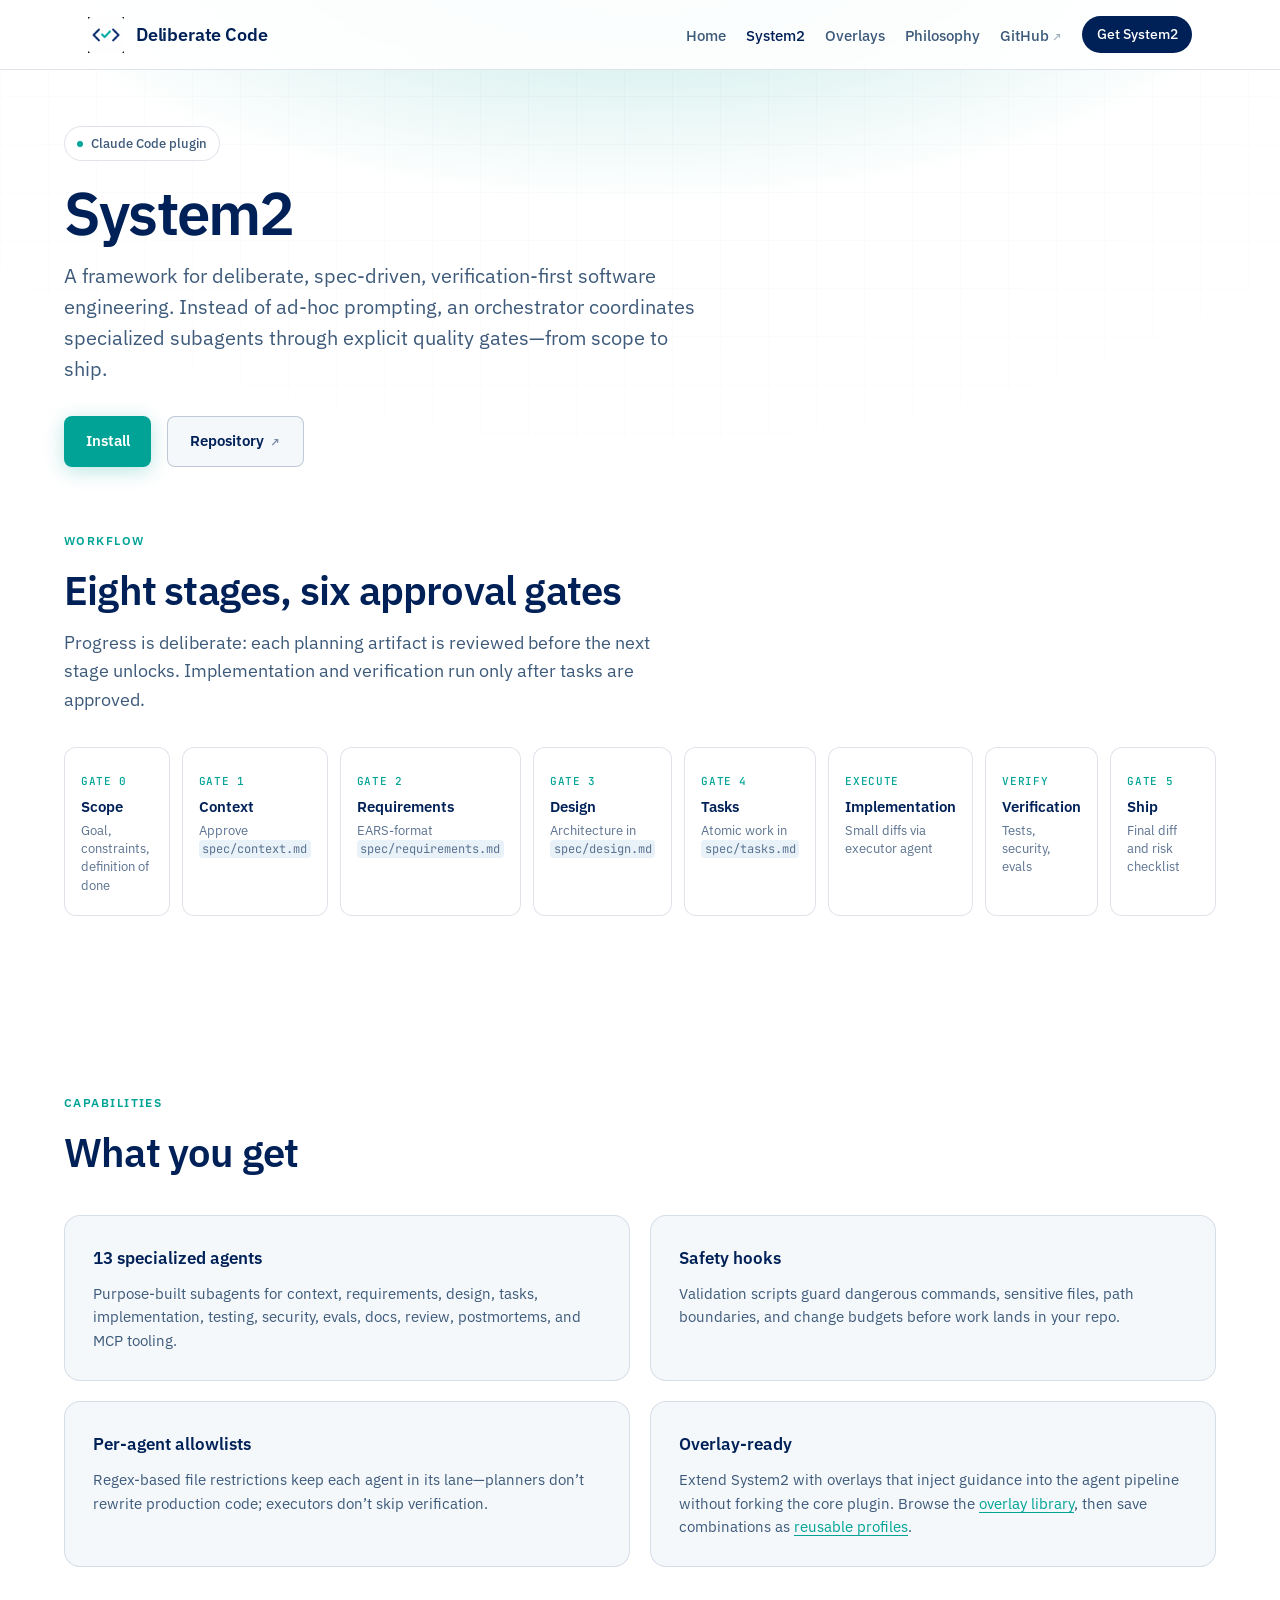
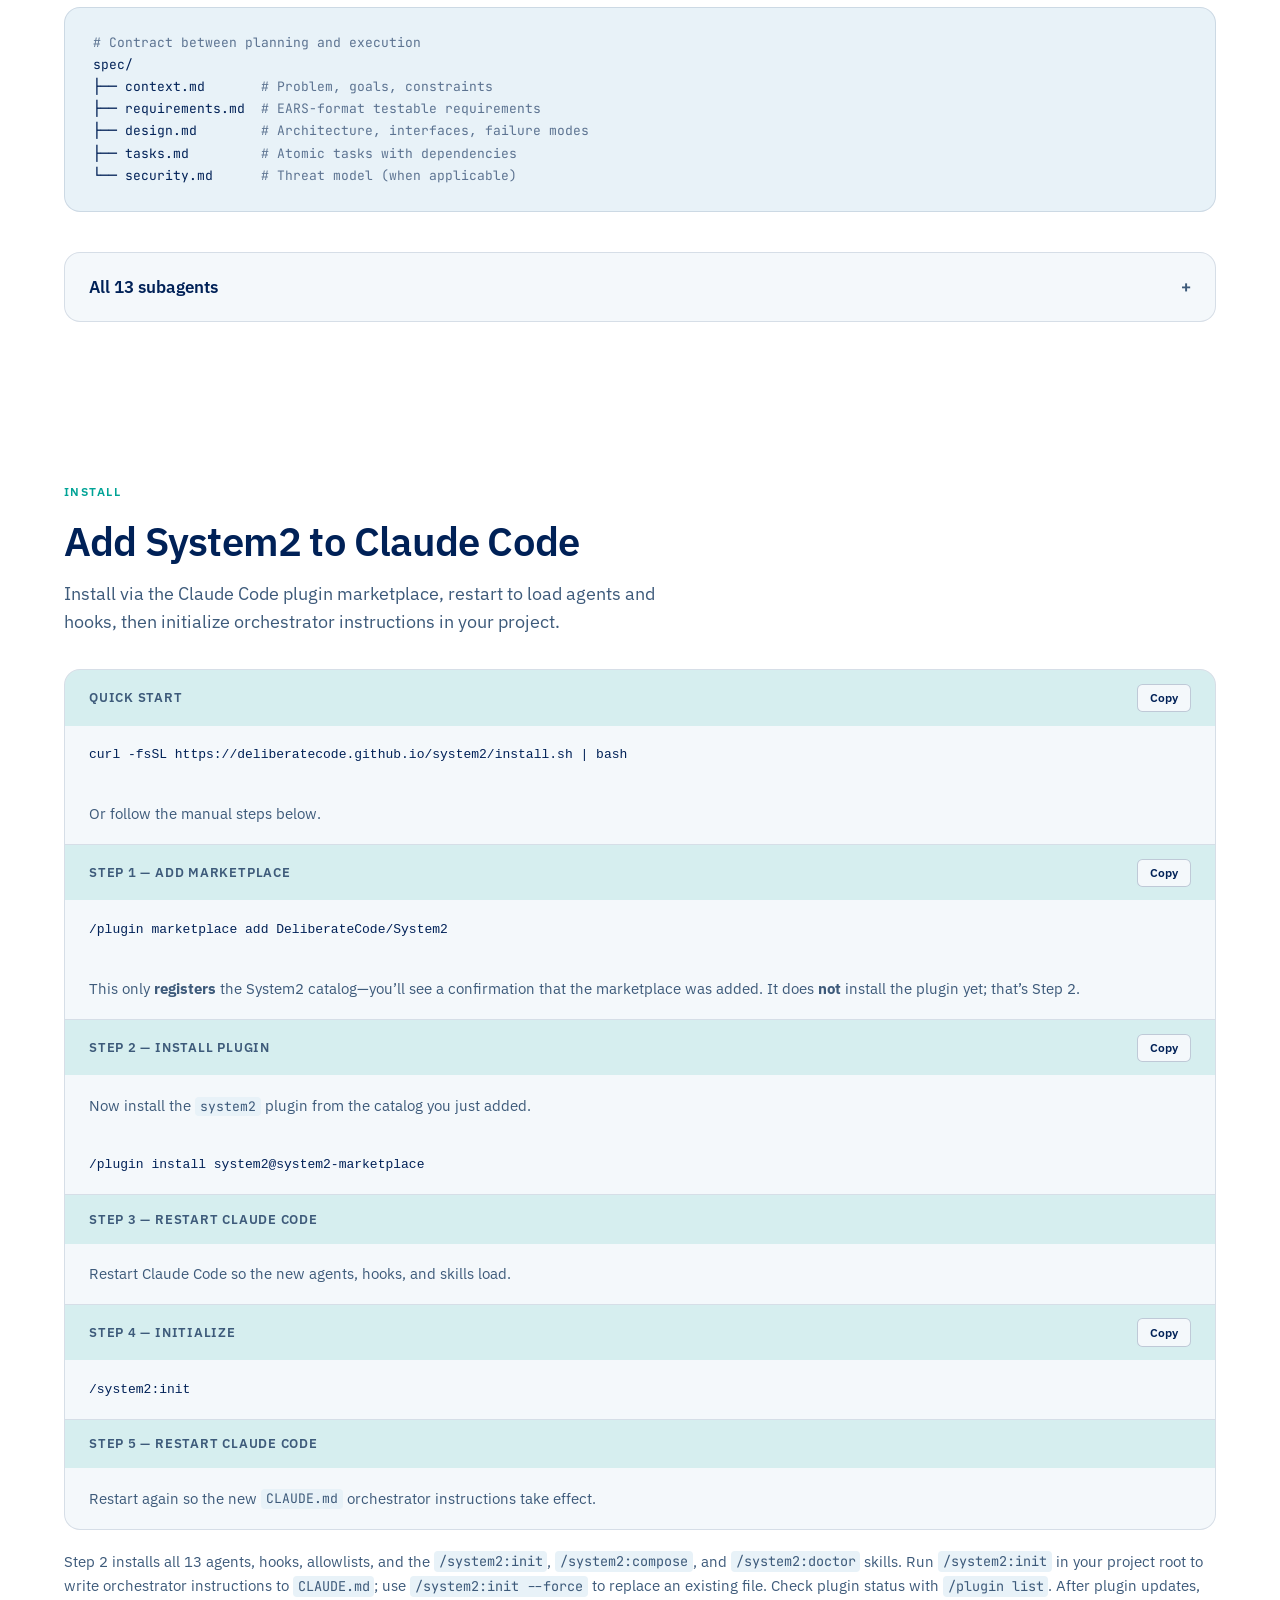
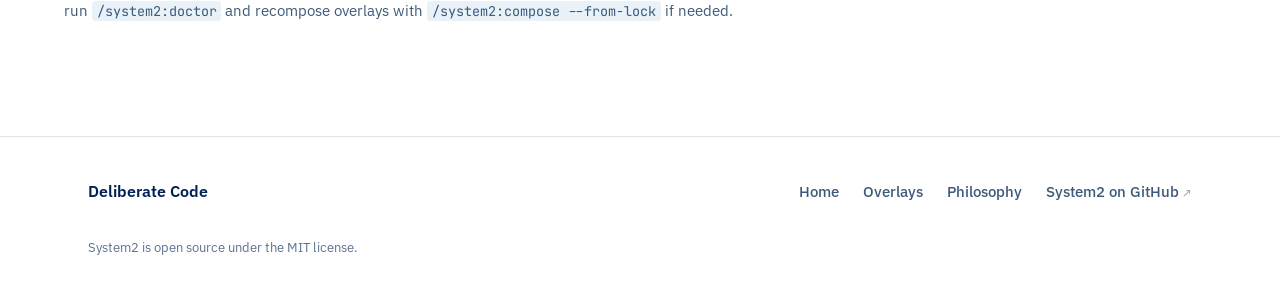
<file: system2/index.html>
<!DOCTYPE html>
<html lang="en">
  <head>
    <meta charset="utf-8" />
    <meta name="viewport" content="width=device-width, initial-scale=1" />
    <title>System2 — Deliberate Code</title>
    <meta
      name="description"
      content="Multi-agent engineering workflows with spec-driven quality gates for Claude Code."
    />
    <meta property="og:title" content="System2 — Deliberate Code" />
    <meta
      property="og:description"
      content="Multi-agent engineering workflows with spec-driven quality gates for Claude Code."
    />
    <meta property="og:type" content="website" />
    <meta
      property="og:url"
      content="https://deliberatecode.github.io/system2/"
    />
    <meta property="og:image" content="https://deliberatecode.github.io/assets/apple-touch-icon.png" />
    <link rel="icon" href="../assets/favicon-96.png" type="image/png" />
    <link rel="apple-touch-icon" href="../assets/apple-touch-icon.png" />
    <link rel="preconnect" href="https://fonts.googleapis.com" />
    <link rel="preconnect" href="https://fonts.gstatic.com" crossorigin />
    <link
      href="https://fonts.googleapis.com/css2?family=IBM+Plex+Sans:wght@400;500;600&family=JetBrains+Mono:wght@400;500&display=swap"
      rel="stylesheet"
    />
    <link rel="stylesheet" href="../css/site.css" />
    <script src="../js/site.js" defer></script>
  </head>
  <body>
    <a class="skip-link" href="#main">Skip to content</a>

    <header class="site-header">
      <div class="header-inner">
        <a class="brand" href="/">
          <img
            class="brand-mark"
            src="../assets/favicon-96.png"
            width="36"
            height="36"
            alt=""
          />
          <span class="brand-text">Deliberate Code</span>
        </a>
        <nav class="site-nav" data-site-nav aria-label="Site"></nav>
      </div>
    </header>

    <main id="main">
      <section class="page-hero wrap">
        <p class="hero-eyebrow">Claude Code plugin</p>
        <h1>System2</h1>
        <p class="hero-lede">
          A framework for deliberate, spec-driven, verification-first software
          engineering. Instead of ad-hoc prompting, an orchestrator coordinates
          specialized subagents through explicit quality gates—from scope to
          ship.
        </p>
        <div class="hero-actions">
          <a class="btn btn-primary" href="#install">Install</a>
          <a
            class="btn btn-secondary external"
            href="https://github.com/DeliberateCode/System2"
            target="_blank"
            rel="noopener noreferrer"
            >Repository</a
          >
        </div>
      </section>

      <section class="section pipeline-section wrap">
        <p class="section-label">Workflow</p>
        <h2 class="section-title">Eight stages, six approval gates</h2>
        <p class="section-intro">
          Progress is deliberate: each planning artifact is reviewed before the
          next stage unlocks. Implementation and verification run only after
          tasks are approved.
        </p>
        <ol class="pipeline-track">
          <li class="pipeline-step">
            <span class="gate">Gate 0</span>
            <strong>Scope</strong>
            <span>Goal, constraints, definition of done</span>
          </li>
          <li class="pipeline-step">
            <span class="gate">Gate 1</span>
            <strong>Context</strong>
            <span>Approve <code>spec/context.md</code></span>
          </li>
          <li class="pipeline-step">
            <span class="gate">Gate 2</span>
            <strong>Requirements</strong>
            <span>EARS-format <code>spec/requirements.md</code></span>
          </li>
          <li class="pipeline-step">
            <span class="gate">Gate 3</span>
            <strong>Design</strong>
            <span>Architecture in <code>spec/design.md</code></span>
          </li>
          <li class="pipeline-step">
            <span class="gate">Gate 4</span>
            <strong>Tasks</strong>
            <span>Atomic work in <code>spec/tasks.md</code></span>
          </li>
          <li class="pipeline-step">
            <span class="gate">Execute</span>
            <strong>Implementation</strong>
            <span>Small diffs via executor agent</span>
          </li>
          <li class="pipeline-step">
            <span class="gate">Verify</span>
            <strong>Verification</strong>
            <span>Tests, security, evals</span>
          </li>
          <li class="pipeline-step">
            <span class="gate">Gate 5</span>
            <strong>Ship</strong>
            <span>Final diff and risk checklist</span>
          </li>
        </ol>
      </section>

      <section class="section wrap">
        <p class="section-label">Capabilities</p>
        <h2 class="section-title">What you get</h2>
        <div class="features-grid">
          <article class="feature-card">
            <h3>13 specialized agents</h3>
            <p>
              Purpose-built subagents for context, requirements, design, tasks,
              implementation, testing, security, evals, docs, review, postmortems,
              and MCP tooling.
            </p>
          </article>
          <article class="feature-card">
            <h3>Safety hooks</h3>
            <p>
              Validation scripts guard dangerous commands, sensitive files, path
              boundaries, and change budgets before work lands in your repo.
            </p>
          </article>
          <article class="feature-card">
            <h3>Per-agent allowlists</h3>
            <p>
              Regex-based file restrictions keep each agent in its lane—planners
              don’t rewrite production code; executors don’t skip verification.
            </p>
          </article>
          <article class="feature-card">
            <h3>Overlay-ready</h3>
            <p>
              Extend System2 with overlays that inject guidance into the agent
              pipeline without forking the core plugin. Browse the
              <a href="/overlays/">overlay library</a>, then save combinations as
              <a href="/overlays/#profiles">reusable profiles</a>.
            </p>
          </article>
        </div>

        <div class="spec-panel" aria-label="Spec directory layout">
          <pre><span class="comment"># Contract between planning and execution</span>
spec/
├── context.md       <span class="comment"># Problem, goals, constraints</span>
├── requirements.md  <span class="comment"># EARS-format testable requirements</span>
├── design.md        <span class="comment"># Architecture, interfaces, failure modes</span>
├── tasks.md         <span class="comment"># Atomic tasks with dependencies</span>
└── security.md      <span class="comment"># Threat model (when applicable)</span></pre>
        </div>

        <details class="agents-details">
          <summary>All 13 subagents</summary>
          <div class="agents-table-wrap">
            <table class="agents-table">
              <thead>
                <tr>
                  <th scope="col">Agent</th>
                  <th scope="col">Role</th>
                </tr>
              </thead>
              <tbody>
                <tr>
                  <td><code>repo-governor</code></td>
                  <td>Repo survey and governance bootstrap</td>
                </tr>
                <tr>
                  <td><code>spec-coordinator</code></td>
                  <td>Drafts <code>spec/context.md</code></td>
                </tr>
                <tr>
                  <td><code>requirements-engineer</code></td>
                  <td>Writes <code>spec/requirements.md</code></td>
                </tr>
                <tr>
                  <td><code>design-architect</code></td>
                  <td>Produces <code>spec/design.md</code></td>
                </tr>
                <tr>
                  <td><code>task-planner</code></td>
                  <td>Creates <code>spec/tasks.md</code></td>
                </tr>
                <tr>
                  <td><code>executor</code></td>
                  <td>Implements tasks with small diffs</td>
                </tr>
                <tr>
                  <td><code>test-engineer</code></td>
                  <td>Runs verification and updates tests</td>
                </tr>
                <tr>
                  <td><code>security-sentinel</code></td>
                  <td>Security review and threat modeling</td>
                </tr>
                <tr>
                  <td><code>eval-engineer</code></td>
                  <td>Agent and LLM behavior evals</td>
                </tr>
                <tr>
                  <td><code>docs-release</code></td>
                  <td>Docs, changelog, and release notes</td>
                </tr>
                <tr>
                  <td><code>code-reviewer</code></td>
                  <td>Final review for correctness</td>
                </tr>
                <tr>
                  <td><code>postmortem-scribe</code></td>
                  <td>Incident postmortems</td>
                </tr>
                <tr>
                  <td><code>mcp-toolsmith</code></td>
                  <td>MCP tool surface design</td>
                </tr>
              </tbody>
            </table>
          </div>
        </details>
      </section>

      <section class="section wrap" id="install">
        <p class="section-label">Install</p>
        <h2 class="section-title">Add System2 to Claude Code</h2>
        <p class="section-intro">
          Install via the Claude Code plugin marketplace, restart to load agents
          and hooks, then initialize orchestrator instructions in your project.
        </p>

        <div class="install-block">
          <div class="install-step">
            <header>
              <h3>Quick start</h3>
              <button
                type="button"
                class="copy-btn"
                data-copy="install-oneliner"
              >
                Copy
              </button>
            </header>
            <pre id="install-oneliner"><code>curl -fsSL https://deliberatecode.github.io/system2/install.sh | bash</code></pre>
            <p class="install-step-note">
              Or follow the manual steps below.
            </p>
          </div>
          <div class="install-step">
            <header>
              <h3>Step 1 — Add marketplace</h3>
              <button
                type="button"
                class="copy-btn"
                data-copy="install-marketplace"
              >
                Copy
              </button>
            </header>
            <pre id="install-marketplace"><code>/plugin marketplace add DeliberateCode/System2</code></pre>
            <p class="install-step-note">
              This only <strong>registers</strong> the System2 catalog—you’ll
              see a confirmation that the marketplace was added. It does
              <strong>not</strong> install the plugin yet; that’s Step&nbsp;2.
            </p>
          </div>
          <div class="install-step">
            <header>
              <h3>Step 2 — Install plugin</h3>
              <button type="button" class="copy-btn" data-copy="install-plugin">
                Copy
              </button>
            </header>
            <p class="install-step-note">
              Now install the <code>system2</code> plugin from the catalog you
              just added.
            </p>
            <pre id="install-plugin"><code>/plugin install system2@system2-marketplace</code></pre>
          </div>
          <div class="install-step">
            <header>
              <h3>Step 3 — Restart Claude Code</h3>
            </header>
            <p class="install-step-note">
              Restart Claude Code so the new agents, hooks, and skills load.
            </p>
          </div>
          <div class="install-step">
            <header>
              <h3>Step 4 — Initialize</h3>
              <button type="button" class="copy-btn" data-copy="install-init">
                Copy
              </button>
            </header>
            <pre id="install-init"><code>/system2:init</code></pre>
          </div>
          <div class="install-step">
            <header>
              <h3>Step 5 — Restart Claude Code</h3>
            </header>
            <p class="install-step-note">
              Restart again so the new <code>CLAUDE.md</code> orchestrator
              instructions take effect.
            </p>
          </div>
        </div>

        <p class="install-note">
          Step 2 installs all 13 agents, hooks, allowlists, and the
          <code>/system2:init</code>, <code>/system2:compose</code>, and
          <code>/system2:doctor</code> skills. Run
          <code>/system2:init</code> in your project root to write orchestrator
          instructions to <code>CLAUDE.md</code>; use
          <code>/system2:init --force</code> to replace an existing file.
          Check plugin status with <code>/plugin list</code>. After plugin
          updates, run <code>/system2:doctor</code> and recompose overlays with
          <code>/system2:compose --from-lock</code> if needed.
        </p>
      </section>
    </main>

    <footer class="site-footer">
      <div class="wrap footer-inner">
        <span class="footer-brand">Deliberate Code</span>
        <ul class="footer-links">
          <li><a href="/">Home</a></li>
          <li><a href="/overlays/">Overlays</a></li>
          <li><a href="/philosophy/">Philosophy</a></li>
          <li>
            <a
              class="external"
              href="https://github.com/DeliberateCode/System2"
              target="_blank"
              rel="noopener noreferrer"
              >System2 on GitHub</a
            >
          </li>
        </ul>
        <p class="footer-meta">System2 is open source under the MIT license.</p>
      </div>
    </footer>
  </body>
</html>
</file>
<file: css/site.css>
/* Deliberate Code — site styles */

:root {
  color-scheme: light dark;

  --font-display: "IBM Plex Sans", ui-sans-serif, system-ui, sans-serif;
  --font-body: "IBM Plex Sans", ui-sans-serif, system-ui, sans-serif;
  --font-mono: "JetBrains Mono", ui-monospace, monospace;

  /* Brand palette from Deliberate Code logo assets */
  --brand-navy: #002157;
  --brand-teal: #00a396;
  --brand-navy-rgb: 0, 33, 87;
  --brand-teal-rgb: 0, 163, 150;

  --bg: #ffffff;
  --bg-elevated: #f4f8fb;
  --fg: var(--brand-navy);
  --muted: #3d5a7a;
  --muted-soft: #5c7391;
  --accent: var(--brand-teal);
  --accent-hover: #008a80;
  --accent-soft: rgba(var(--brand-teal-rgb), 0.12);
  --accent-glow: rgba(var(--brand-teal-rgb), 0.28);
  --border: rgba(var(--brand-navy-rgb), 0.12);
  --border-strong: rgba(var(--brand-navy-rgb), 0.22);
  --surface: rgba(255, 255, 255, 0.82);
  --shadow: 0 1px 2px rgba(var(--brand-navy-rgb), 0.06),
    0 12px 40px rgba(var(--brand-navy-rgb), 0.1);
  --code-bg: #e8f2f8;
  --grid-line: rgba(var(--brand-navy-rgb), 0.06);
  --header-bg: rgba(255, 255, 255, 0.9);
  --step-bg: #ffffff;
  --system1-bg: rgba(var(--brand-navy-rgb), 0.04);
  --system2-bg: rgba(var(--brand-teal-rgb), 0.08);
}

@media (prefers-color-scheme: dark) {
  :root {
    --bg: #001428;
    --bg-elevated: #0a2240;
    --fg: #eef4fb;
    --muted: #8aa3c0;
    --muted-soft: #6b849f;
    --accent: #00c9b7;
    --accent-hover: #5ee8dc;
    --accent-soft: rgba(var(--brand-teal-rgb), 0.18);
    --accent-glow: rgba(var(--brand-teal-rgb), 0.35);
    --border: rgba(238, 244, 251, 0.1);
    --border-strong: rgba(238, 244, 251, 0.18);
    --surface: rgba(10, 34, 64, 0.85);
    --shadow: 0 1px 2px rgba(0, 0, 0, 0.35),
      0 16px 48px rgba(0, 0, 0, 0.45);
    --code-bg: #0f2847;
    --grid-line: rgba(238, 244, 251, 0.05);
    --header-bg: rgba(0, 20, 40, 0.92);
    --step-bg: #0a2240;
    --system1-bg: rgba(238, 244, 251, 0.04);
    --system2-bg: rgba(var(--brand-teal-rgb), 0.12);
  }
}

*,
*::before,
*::after {
  box-sizing: border-box;
}

html {
  -webkit-text-size-adjust: 100%;
  scroll-behavior: smooth;
}

@media (prefers-reduced-motion: reduce) {
  html {
    scroll-behavior: auto;
  }

  *,
  *::before,
  *::after {
    animation-duration: 0.01ms !important;
    animation-iteration-count: 1 !important;
    transition-duration: 0.01ms !important;
  }
}

body {
  margin: 0;
  min-height: 100dvh;
  background-color: var(--bg);
  color: var(--fg);
  font-family: var(--font-body);
  font-size: 1.0625rem;
  line-height: 1.65;
  font-weight: 400;
}

body::before {
  content: "";
  position: fixed;
  inset: 0;
  z-index: -2;
  background:
    radial-gradient(
      ellipse 80% 50% at 50% -10%,
      var(--accent-glow),
      transparent 65%
    ),
    linear-gradient(180deg, var(--bg) 0%, var(--bg) 100%);
  pointer-events: none;
}

body::after {
  content: "";
  position: fixed;
  inset: 0;
  z-index: -1;
  opacity: 0.45;
  background-image:
    linear-gradient(var(--grid-line) 1px, transparent 1px),
    linear-gradient(90deg, var(--grid-line) 1px, transparent 1px);
  background-size: 48px 48px;
  mask-image: radial-gradient(ellipse 90% 70% at 50% 0%, black, transparent);
  pointer-events: none;
}

img,
svg {
  display: block;
  max-width: 100%;
}

a {
  color: var(--accent);
  text-decoration-thickness: 1px;
  text-underline-offset: 0.18em;
}

a:hover {
  color: var(--accent-hover);
}

a:focus-visible {
  outline: 2px solid var(--accent);
  outline-offset: 3px;
}

.skip-link {
  position: absolute;
  left: -9999px;
  top: 0;
  z-index: 100;
  padding: 0.5rem 1rem;
  background: var(--fg);
  color: var(--bg);
}

.skip-link:focus {
  left: 1rem;
  top: 1rem;
}

/* Header */

.site-header {
  position: sticky;
  top: 0;
  z-index: 50;
  border-bottom: 1px solid var(--border);
  background: var(--header-bg);
  backdrop-filter: blur(12px);
  -webkit-backdrop-filter: blur(12px);
}

.header-inner {
  display: flex;
  align-items: center;
  justify-content: space-between;
  gap: 1rem 1.5rem;
  max-width: 72rem;
  margin: 0 auto;
  padding: 1rem 1.5rem;
}

.site-nav {
  flex: 1 1 auto;
  min-width: 0;
}

@media (max-width: 52rem) {
  .header-inner {
    flex-wrap: wrap;
  }

  .site-nav {
    width: 100%;
  }

  .site-nav ul {
    justify-content: flex-start;
    gap: 0.35rem 1rem;
  }
}

.brand {
  display: flex;
  align-items: center;
  gap: 0.75rem;
  color: var(--fg);
  text-decoration: none;
  font-weight: 500;
  letter-spacing: -0.01em;
}

.brand:hover {
  color: var(--fg);
}

.brand-mark {
  flex-shrink: 0;
  width: auto;
  height: 2.25rem;
}

@media (prefers-color-scheme: dark) {
  .brand-mark {
    border-radius: 0.35rem;
    background: #ffffff;
    padding: 0.15rem;
  }
}

.brand-text {
  font-family: var(--font-display);
  font-size: 1.125rem;
  font-weight: 600;
}

.site-nav ul {
  display: flex;
  flex-wrap: wrap;
  align-items: center;
  justify-content: flex-end;
  gap: 0.25rem 1.25rem;
  margin: 0;
  padding: 0;
  list-style: none;
}

.site-nav a {
  color: var(--muted);
  text-decoration: none;
  font-size: 0.9375rem;
  font-weight: 500;
}

.site-nav a:hover,
.site-nav a[aria-current="page"] {
  color: var(--fg);
}

.nav-cta {
  display: inline-flex;
  align-items: center;
  padding: 0.45rem 0.9rem;
  border-radius: 999px;
  background: var(--brand-navy);
  color: #ffffff !important;
  font-size: 0.875rem !important;
  text-decoration: none !important;
  transition: transform 0.2s ease, opacity 0.2s ease;
}

.nav-cta:hover {
  transform: translateY(-1px);
  opacity: 0.92;
  color: #ffffff !important;
  background: var(--brand-navy);
}

/* Layout */

.wrap {
  max-width: 72rem;
  margin: 0 auto;
  padding: 0 1.5rem;
}

.section {
  padding: 5rem 0;
}

.section-label {
  margin: 0 0 1rem;
  font-size: 0.75rem;
  font-weight: 600;
  letter-spacing: 0.12em;
  text-transform: uppercase;
  color: var(--accent);
}

.section-title {
  margin: 0 0 1rem;
  font-family: var(--font-display);
  font-size: clamp(1.75rem, 4vw, 2.5rem);
  font-weight: 600;
  line-height: 1.15;
  letter-spacing: -0.02em;
}

.section-intro {
  margin: 0;
  max-width: 38rem;
  color: var(--muted);
  font-size: 1.125rem;
  line-height: 1.6;
}

.section-intro--full {
  max-width: none;
}

/* Hero */

.hero {
  padding: 4.5rem 0 6rem;
}

.hero-inner {
  display: grid;
  gap: 3rem;
  align-items: end;
}

@media (min-width: 56rem) {
  .hero-inner {
    grid-template-columns: 1.15fr 0.85fr;
    gap: 4rem;
  }
}

.hero-eyebrow {
  display: inline-flex;
  align-items: center;
  gap: 0.5rem;
  margin: 0 0 1.25rem;
  padding: 0.35rem 0.75rem;
  border: 1px solid var(--border);
  border-radius: 999px;
  background: var(--surface);
  font-size: 0.8125rem;
  font-weight: 500;
  color: var(--muted);
}

.hero-eyebrow::before {
  content: "";
  width: 6px;
  height: 6px;
  border-radius: 50%;
  background: var(--accent);
}

.hero h1 {
  margin: 0 0 1.25rem;
  font-family: var(--font-display);
  font-size: clamp(2.75rem, 7vw, 4.25rem);
  font-weight: 600;
  line-height: 1.05;
  letter-spacing: -0.03em;
}

.hero-lede {
  margin: 0 0 2rem;
  max-width: 32rem;
  font-size: 1.25rem;
  line-height: 1.55;
  color: var(--muted);
}

.hero-actions {
  display: flex;
  flex-wrap: wrap;
  gap: 0.75rem 1rem;
}

.btn {
  display: inline-flex;
  align-items: center;
  justify-content: center;
  gap: 0.4rem;
  padding: 0.75rem 1.35rem;
  border-radius: 0.5rem;
  font-size: 0.9375rem;
  font-weight: 600;
  text-decoration: none;
  transition: transform 0.2s ease, box-shadow 0.2s ease, background 0.2s ease;
}

.btn:hover {
  transform: translateY(-2px);
}

.btn-primary {
  background: var(--accent);
  color: #fff !important;
  box-shadow: 0 4px 20px var(--accent-glow);
}

.btn-primary:hover {
  background: var(--accent-hover);
  color: #fff !important;
}

.btn-secondary {
  border: 1px solid var(--border-strong);
  background: var(--bg-elevated);
  color: var(--fg) !important;
  text-decoration: none;
}

.btn-secondary:hover {
  color: var(--fg) !important;
  border-color: var(--accent);
}

.hero-aside {
  padding: 1.75rem;
  border: 1px solid var(--border);
  border-radius: 1rem;
  background: var(--surface);
  box-shadow: var(--shadow);
  animation: rise 0.7s ease both;
  animation-delay: 0.15s;
}

@media (prefers-reduced-motion: no-preference) {
  .hero h1,
  .hero-lede,
  .hero-actions,
  .hero-eyebrow {
    animation: rise 0.65s ease both;
  }

  .hero-eyebrow {
    animation-delay: 0s;
  }

  .hero h1 {
    animation-delay: 0.06s;
  }

  .hero-lede {
    animation-delay: 0.12s;
  }

  .hero-actions {
    animation-delay: 0.18s;
  }
}

@keyframes rise {
  from {
    opacity: 0;
    transform: translateY(14px);
  }

  to {
    opacity: 1;
    transform: translateY(0);
  }
}

.hero-aside h2 {
  margin: 0 0 1rem;
  font-size: 0.75rem;
  font-weight: 600;
  letter-spacing: 0.1em;
  text-transform: uppercase;
  color: var(--muted);
}

.pipeline-mini {
  display: flex;
  flex-wrap: wrap;
  gap: 0.35rem;
  margin: 0;
  padding: 0;
  list-style: none;
}

.pipeline-mini li {
  padding: 0.3rem 0.55rem;
  border-radius: 0.35rem;
  background: var(--code-bg);
  font-family: var(--font-mono);
  font-size: 0.6875rem;
  color: var(--muted);
}

.hero-aside p {
  margin: 1.25rem 0 0;
  font-size: 0.9375rem;
  color: var(--muted-soft);
  line-height: 1.5;
}

/* Dual process */

.dual-grid {
  display: grid;
  gap: 1.25rem;
}

@media (min-width: 40rem) {
  .dual-grid {
    grid-template-columns: 1fr 1fr;
  }
}

.dual-card {
  padding: 1.75rem;
  border-radius: 1rem;
  border: 1px solid var(--border);
}

.dual-card h3 {
  margin: 0 0 0.75rem;
  font-family: var(--font-display);
  font-size: 1.375rem;
  font-weight: 600;
}

.dual-card p {
  margin: 0;
  color: var(--muted);
  font-size: 0.9875rem;
}

.dual-card--fast {
  background: var(--system1-bg);
}

.dual-card--slow {
  background: var(--system2-bg);
  border-color: rgba(var(--brand-teal-rgb), 0.35);
}

/* Principles */

.principles-grid {
  display: grid;
  gap: 1.25rem;
  margin-top: 2.5rem;
}

@media (min-width: 48rem) {
  .principles-grid {
    grid-template-columns: repeat(3, 1fr);
  }
}

.principle {
  padding: 1.75rem 1.5rem;
  border: 1px solid var(--border);
  border-radius: 1rem;
  background: var(--bg-elevated);
  transition: border-color 0.2s ease, transform 0.2s ease;
}

.principle:hover {
  border-color: var(--border-strong);
  transform: translateY(-3px);
}

.principle-num {
  display: block;
  margin-bottom: 1rem;
  font-family: var(--font-display);
  font-size: 2rem;
  line-height: 1;
  font-weight: 600;
  color: var(--accent);
}

.principle h3 {
  margin: 0 0 0.5rem;
  font-size: 1.125rem;
  font-weight: 600;
}

.principle p {
  margin: 0;
  font-size: 0.9375rem;
  color: var(--muted);
  line-height: 1.55;
}

/* Product card */

.product-featured {
  display: grid;
  gap: 2rem;
  padding: 2rem;
  border: 1px solid var(--border);
  border-radius: 1.25rem;
  background: linear-gradient(
    145deg,
    var(--bg-elevated) 0%,
    var(--accent-soft) 100%
  );
  box-shadow: var(--shadow);
}

@media (min-width: 52rem) {
  .product-featured {
    grid-template-columns: 1fr auto;
    align-items: center;
    padding: 2.5rem 2.75rem;
  }
}

.product-badge {
  display: inline-block;
  margin-bottom: 0.75rem;
  padding: 0.25rem 0.6rem;
  border-radius: 0.25rem;
  background: var(--accent-soft);
  font-family: var(--font-mono);
  font-size: 0.75rem;
  font-weight: 500;
  color: var(--accent);
}

.product-featured h3 {
  margin: 0 0 0.75rem;
  font-family: var(--font-display);
  font-size: clamp(1.75rem, 3vw, 2.25rem);
  font-weight: 600;
  letter-spacing: -0.02em;
}

.product-featured p {
  margin: 0 0 1.25rem;
  max-width: 32rem;
  color: var(--muted);
}

.tag-row {
  display: flex;
  flex-wrap: wrap;
  gap: 0.5rem;
  margin-bottom: 1.5rem;
}

.tag {
  padding: 0.25rem 0.6rem;
  border: 1px solid var(--border);
  border-radius: 999px;
  font-size: 0.8125rem;
  color: var(--muted);
  background: var(--bg-elevated);
}

.product-actions {
  display: flex;
  flex-wrap: wrap;
  gap: 0.75rem;
}

/* System2 page */

.page-hero {
  padding: 3.5rem 0 4rem;
}

.page-hero h1 {
  margin: 0 0 1rem;
  font-family: var(--font-display);
  font-size: clamp(2.5rem, 6vw, 3.75rem);
  font-weight: 600;
  line-height: 1.05;
  letter-spacing: -0.03em;
}

.page-hero .hero-lede {
  max-width: 40rem;
}

/* Pipeline */

.pipeline-section {
  padding-top: 0;
}

.pipeline-track {
  display: grid;
  gap: 0.75rem;
  margin-top: 2rem;
  padding: 0;
  list-style: none;
}

@media (min-width: 48rem) {
  .pipeline-track {
    grid-template-columns: repeat(4, 1fr);
  }

  .pipeline-track li:nth-child(5),
  .pipeline-track li:nth-child(6),
  .pipeline-track li:nth-child(7),
  .pipeline-track li:nth-child(8) {
    grid-column: span 1;
  }
}

@media (min-width: 64rem) {
  .pipeline-track {
    grid-template-columns: repeat(8, 1fr);
  }
}

.pipeline-step {
  position: relative;
  padding: 1.25rem 1rem;
  border: 1px solid var(--border);
  border-radius: 0.75rem;
  background: var(--step-bg);
  transition: border-color 0.2s ease, transform 0.2s ease;
}

.pipeline-step:hover {
  border-color: var(--accent);
  transform: translateY(-2px);
}

.pipeline-step .gate {
  display: block;
  margin-bottom: 0.5rem;
  font-family: var(--font-mono);
  font-size: 0.6875rem;
  font-weight: 500;
  letter-spacing: 0.06em;
  text-transform: uppercase;
  color: var(--accent);
}

.pipeline-step strong {
  display: block;
  font-size: 0.9375rem;
  font-weight: 600;
  line-height: 1.3;
}

.pipeline-step span {
  display: block;
  margin-top: 0.35rem;
  font-size: 0.8125rem;
  color: var(--muted-soft);
  line-height: 1.4;
}

/* Feature grid */

.features-grid {
  display: grid;
  gap: 1.25rem;
  margin-top: 2.5rem;
}

@media (min-width: 40rem) {
  .features-grid {
    grid-template-columns: repeat(2, 1fr);
  }
}

.feature-card {
  padding: 1.75rem;
  border: 1px solid var(--border);
  border-radius: 1rem;
  background: var(--bg-elevated);
}

.feature-card h3 {
  margin: 0 0 0.65rem;
  font-size: 1.0625rem;
  font-weight: 600;
}

.feature-card p {
  margin: 0;
  font-size: 0.9375rem;
  color: var(--muted);
  line-height: 1.55;
}

.feature-card .mono {
  font-family: var(--font-mono);
  font-size: 0.875em;
  color: var(--fg);
}

/* Spec tree */

.spec-panel {
  margin-top: 2.5rem;
  padding: 1.5rem 1.75rem;
  border: 1px solid var(--border);
  border-radius: 1rem;
  background: var(--code-bg);
  overflow-x: auto;
}

.spec-panel pre {
  margin: 0;
  font-family: var(--font-mono);
  font-size: 0.8125rem;
  line-height: 1.7;
  color: var(--fg);
  background: transparent;
}

.spec-panel .comment {
  color: var(--muted-soft);
}

/* Install */

.install-block {
  margin-top: 2rem;
  border: 1px solid var(--border);
  border-radius: 1rem;
  overflow: hidden;
  background: var(--bg-elevated);
}

.install-step {
  border-bottom: 1px solid var(--border);
}

.install-step:last-child {
  border-bottom: none;
}

.install-step header {
  display: flex;
  align-items: center;
  justify-content: space-between;
  gap: 1rem;
  padding: 0.85rem 1.5rem;
  background: var(--accent-soft);
}

.install-step header h3 {
  margin: 0;
  font-size: 0.8125rem;
  font-weight: 600;
  letter-spacing: 0.06em;
  text-transform: uppercase;
  color: var(--muted);
}

.copy-btn {
  flex-shrink: 0;
  padding: 0.35rem 0.75rem;
  border: 1px solid var(--border-strong);
  border-radius: 0.35rem;
  background: var(--bg-elevated);
  color: var(--fg);
  font-family: var(--font-body);
  font-size: 0.75rem;
  font-weight: 600;
  cursor: pointer;
  transition: background 0.15s ease, border-color 0.15s ease;
}

.copy-btn:hover {
  border-color: var(--accent);
}

.copy-btn:focus-visible {
  outline: 2px solid var(--accent);
  outline-offset: 2px;
}

.copy-btn.copied {
  border-color: var(--accent);
  color: var(--accent);
}

.install-step pre,
.install-step-note {
  margin: 0;
  padding: 1.15rem 1.5rem;
}

.install-step pre {
  overflow-x: auto;
  font-family: var(--font-mono);
  font-size: 0.8125rem;
  line-height: 1.6;
  background: transparent;
}

.install-step-note {
  font-size: 0.9375rem;
  color: var(--muted);
  line-height: 1.55;
}

.install-note {
  margin: 1.25rem 0 0;
  font-size: 0.9375rem;
  color: var(--muted);
}

.install-note code {
  font-family: var(--font-mono);
  font-size: 0.9em;
  padding: 0.1em 0.35em;
  border-radius: 0.25rem;
  background: var(--code-bg);
}

/* Agents accordion */

.agents-details {
  margin-top: 2.5rem;
  border: 1px solid var(--border);
  border-radius: 1rem;
  background: var(--bg-elevated);
  overflow: hidden;
}

.agents-details summary {
  padding: 1.25rem 1.5rem;
  font-weight: 600;
  cursor: pointer;
  list-style: none;
}

.agents-details summary::-webkit-details-marker {
  display: none;
}

.agents-details summary::after {
  content: "+";
  float: right;
  font-family: var(--font-mono);
  color: var(--muted);
}

.agents-details[open] summary::after {
  content: "−";
}

.agents-table-wrap {
  overflow-x: auto;
  border-top: 1px solid var(--border);
}

.agents-table {
  width: 100%;
  border-collapse: collapse;
  font-size: 0.875rem;
}

.agents-table th,
.agents-table td {
  padding: 0.75rem 1.25rem;
  text-align: left;
  border-bottom: 1px solid var(--border);
  vertical-align: top;
}

.agents-table th {
  font-size: 0.6875rem;
  font-weight: 600;
  letter-spacing: 0.08em;
  text-transform: uppercase;
  color: var(--muted);
  background: var(--accent-soft);
}

.agents-table tr:last-child td {
  border-bottom: none;
}

.agents-table code {
  font-family: var(--font-mono);
  font-size: 0.8125rem;
  white-space: nowrap;
}

/* Footer */

.site-footer {
  margin-top: 2rem;
  border-top: 1px solid var(--border);
  padding: 2.5rem 0 3rem;
}

.footer-inner {
  display: flex;
  flex-wrap: wrap;
  align-items: center;
  justify-content: space-between;
  gap: 1.5rem;
}

.footer-brand {
  font-family: var(--font-display);
  font-size: 1rem;
  font-weight: 600;
  color: var(--fg);
}

.footer-links {
  display: flex;
  flex-wrap: wrap;
  gap: 1rem 1.5rem;
  margin: 0;
  padding: 0;
  list-style: none;
}

.footer-links a {
  color: var(--muted);
  text-decoration: none;
  font-size: 0.9375rem;
  font-weight: 500;
}

.footer-links a:hover {
  color: var(--fg);
}

.footer-meta {
  width: 100%;
  margin: 0.5rem 0 0;
  font-size: 0.8125rem;
  color: var(--muted-soft);
}

:not(pre) > code {
  font-family: var(--font-mono);
  font-size: 0.875em;
  padding: 0.1em 0.38em;
  border-radius: 0.25rem;
  background: var(--code-bg);
}

.pipeline-step code {
  font-size: 0.75rem;
  padding: 0.08em 0.3em;
}

/* Overlay grid */

.overlay-grid-section {
  padding-top: 0;
}

.overlay-grid {
  display: grid;
  gap: 1.5rem;
}

@media (min-width: 48rem) {
  .overlay-grid {
    grid-template-columns: repeat(2, 1fr);
  }
}

.overlay-card {
  position: relative;
  border-radius: 1rem;
  background: var(--bg-elevated);
  box-shadow: var(--shadow);
  transition: transform 0.2s ease, box-shadow 0.2s ease;
}

.overlay-card:hover {
  transform: translateY(-4px);
  box-shadow:
    0 4px 12px rgba(var(--brand-navy-rgb), 0.08),
    0 20px 48px rgba(var(--brand-navy-rgb), 0.12);
}

.overlay-card-link {
  display: block;
  position: relative;
  padding: 1.75rem 1.75rem 1.5rem;
  color: inherit;
  text-decoration: none;
  border: 1px solid var(--border);
  border-radius: 1rem;
  overflow: hidden;
}

.overlay-card-link:hover {
  color: inherit;
  border-color: var(--border-strong);
}

.overlay-card-accent {
  position: absolute;
  top: 0;
  left: 0;
  right: 0;
  height: 3px;
  background: linear-gradient(
    90deg,
    var(--brand-navy) 0%,
    var(--accent) 100%
  );
}

.overlay-card--viewer .overlay-card-accent {
  background: linear-gradient(90deg, var(--brand-navy), var(--accent));
}

.overlay-card--domainarch .overlay-card-accent {
  background: linear-gradient(90deg, var(--accent), var(--brand-navy));
}

.overlay-card--dataarch .overlay-card-accent {
  background: linear-gradient(
    90deg,
    var(--brand-navy),
    var(--accent) 60%,
    var(--accent-hover)
  );
}

.overlay-card--formalconstruct .overlay-card-accent {
  background: linear-gradient(
    90deg,
    var(--accent-hover),
    var(--accent) 50%,
    var(--brand-navy)
  );
}

.overlay-card-badge {
  display: inline-block;
  margin-bottom: 0.85rem;
  padding: 0.2rem 0.55rem;
  border-radius: 0.25rem;
  background: var(--accent-soft);
  font-family: var(--font-mono);
  font-size: 0.6875rem;
  font-weight: 500;
  letter-spacing: 0.04em;
  text-transform: uppercase;
  color: var(--accent);
}

.overlay-card-title {
  margin: 0 0 0.65rem;
  font-size: 1.375rem;
  font-weight: 600;
  letter-spacing: -0.02em;
  color: var(--fg);
}

.overlay-card-desc {
  margin: 0;
  font-size: 0.9375rem;
  line-height: 1.55;
  color: var(--muted);
}

.overlay-card-tags {
  margin-top: 1.15rem;
  margin-bottom: 1.25rem;
}

.overlay-card-cta {
  display: inline-flex;
  align-items: center;
  font-size: 0.875rem;
  font-weight: 600;
  color: var(--accent);
}

.overlay-card-link:hover .overlay-card-cta {
  color: var(--accent-hover);
}

.external::after {
  content: " ↗";
  font-size: 0.8em;
  opacity: 0.5;
}

/* ── Long-form essay / Philosophy page ───────────────────────────── */
.essay {
  max-width: 44rem;
  margin: 0 auto;
}

.essay > p,
.essay > ul,
.essay > ol {
  color: var(--fg);
}

.essay p {
  margin: 0 0 1.4rem;
  font-size: 1.125rem;
  line-height: 1.72;
}

.essay-lede {
  font-size: clamp(1.2rem, 2.5vw, 1.4rem);
  line-height: 1.55;
  color: var(--muted);
  margin-bottom: 2.25rem;
}

.essay h2 {
  margin: 3.25rem 0 1.1rem;
  font-family: var(--font-display);
  font-size: clamp(1.4rem, 3vw, 1.95rem);
  font-weight: 600;
  line-height: 1.2;
  letter-spacing: -0.02em;
}

.essay h3 {
  margin: 2rem 0 0.75rem;
  font-size: 1.2rem;
  font-weight: 600;
}

.essay strong {
  font-weight: 600;
}

.essay blockquote {
  margin: 2.25rem 0;
  padding: 1.1rem 1.6rem;
  border-left: 3px solid var(--accent);
  background: var(--system2-bg);
  border-radius: 0 10px 10px 0;
  font-size: clamp(1.2rem, 2.4vw, 1.4rem);
  font-weight: 500;
  line-height: 1.5;
  letter-spacing: -0.01em;
  color: var(--fg);
}

.essay ul,
.essay ol {
  margin: 0 0 1.4rem;
  padding-left: 1.4rem;
  font-size: 1.0625rem;
  line-height: 1.65;
}

.essay li {
  margin: 0 0 0.65rem;
}

.essay a {
  color: var(--accent);
}

/* Footnotes */
.fn-ref {
  font-size: 0.7em;
  font-weight: 600;
  line-height: 0;
  vertical-align: super;
}

.fn-ref a {
  text-decoration: none;
  padding: 0 0.05em;
}

.footnotes {
  margin: 4rem auto 0;
  max-width: 44rem;
  padding-top: 2rem;
  border-top: 1px solid var(--border);
}

.footnotes h2 {
  font-size: 0.75rem;
  font-weight: 600;
  letter-spacing: 0.12em;
  text-transform: uppercase;
  color: var(--accent);
  margin: 0 0 1.25rem;
}

.footnotes ol {
  margin: 0;
  padding-left: 1.4rem;
  font-size: 0.95rem;
  color: var(--muted);
  line-height: 1.55;
}

.footnotes li {
  margin: 0 0 0.85rem;
  padding-left: 0.25rem;
}

.footnotes li:target {
  background: var(--accent-soft);
  border-radius: 6px;
  box-shadow: 0 0 0 0.4rem var(--accent-soft);
}

.footnotes a {
  color: var(--accent);
}

/* Subtle live links on cited works — quiet until hover */
.footnotes a.cite-link {
  color: inherit;
  text-decoration: underline;
  text-decoration-color: var(--border-strong);
  text-decoration-thickness: 1px;
  text-underline-offset: 2px;
  transition: color 0.15s ease, text-decoration-color 0.15s ease;
}

.footnotes a.cite-link:hover,
.footnotes a.cite-link:focus-visible {
  color: var(--accent);
  text-decoration-color: var(--accent);
}
</file>
